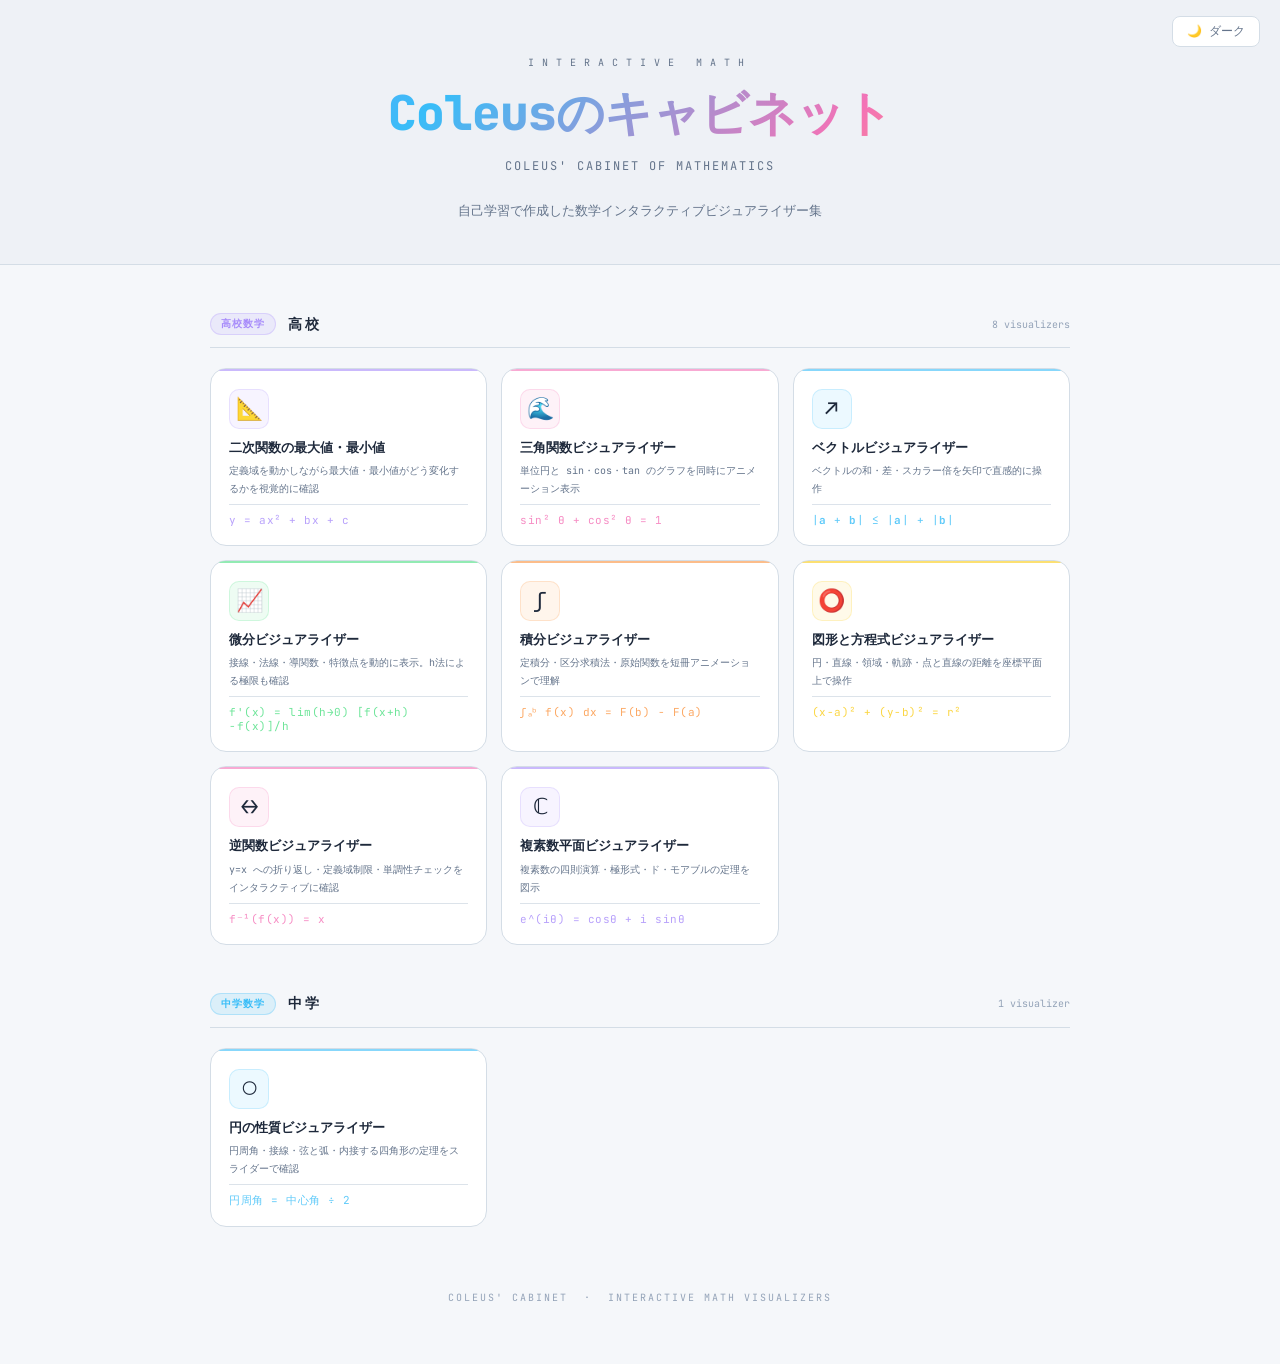
<file: index.html>
<!DOCTYPE html>
<html lang="ja">
<head>
<meta charset="UTF-8">
<meta name="viewport" content="width=device-width, initial-scale=1.0">
<title>Coleusのキャビネット</title>
<link href="https://fonts.googleapis.com/css2?family=JetBrains+Mono:wght@400;700;800&display=swap" rel="stylesheet">
<style>
/* ===== テーマ変数 ===== */
:root {
  --bg:          #f5f7fa;
  --bg2:         #eef1f6;
  --card-bg:     #ffffff;
  --card-bdr:    #d4dde6;
  --text:        #1e293b;
  --text-sub:    #64748b;
  --text-muted:  #94a3b8;
  --section-bdr: #d4dde6;
  --toggle-bg:   #ffffff;
  --toggle-bdr:  #d4dde6;
  --toggle-text: #64748b;
}
body.dark {
  --bg:          #050d1f;
  --bg2:         #060f22;
  --card-bg:     #0a1628;
  --card-bdr:    #1e3a6e;
  --text:        #e2e8f0;
  --text-sub:    #4a6a9c;
  --text-muted:  #2a4a6c;
  --section-bdr: #1e3a6e;
  --toggle-bg:   #0a1628;
  --toggle-bdr:  #1e3a6e;
  --toggle-text: #4a6a9c;
}

*,*::before,*::after{box-sizing:border-box;margin:0;padding:0}

body {
  min-height: 100vh;
  background: var(--bg);
  color: var(--text);
  font-family: 'JetBrains Mono','Fira Code',monospace;
  padding: 0 0 60px;
  transition: background 0.25s, color 0.25s;
}

/* ===== テーマトグル ===== */
.theme-toggle {
  position: fixed;
  top: 16px; right: 20px;
  background: var(--toggle-bg);
  border: 1px solid var(--toggle-bdr);
  border-radius: 8px;
  padding: 6px 14px;
  font-size: 12px;
  cursor: pointer;
  color: var(--toggle-text);
  font-family: inherit;
  z-index: 100;
  transition: all 0.2s;
}
.theme-toggle:hover { border-color: #a78bfa; color: var(--text); }

/* ===== ヒーローヘッダー ===== */
.hero {
  background: var(--bg2);
  border-bottom: 1px solid var(--section-bdr);
  padding: 56px 24px 40px;
  text-align: center;
  transition: background 0.25s;
}
.hero-label {
  font-size: 10px;
  letter-spacing: 8px;
  color: var(--text-sub);
  text-transform: uppercase;
  margin-bottom: 12px;
}
.hero h1 {
  font-size: clamp(24px, 5vw, 48px);
  font-weight: 800;
  background: linear-gradient(135deg, #a78bfa, #38bdf8, #f472b6, #facc15);
  -webkit-background-clip: text;
  -webkit-text-fill-color: transparent;
  background-clip: text;
  margin-bottom: 12px;
  letter-spacing: -1px;
}
.hero-sub {
  font-size: 12px;
  color: var(--text-sub);
  letter-spacing: 2px;
  margin-bottom: 24px;
}
.hero-desc {
  font-size: 13px;
  color: var(--text-sub);
  max-width: 480px;
  margin: 0 auto;
  line-height: 2;
}

/* ===== メインコンテンツ ===== */
.content {
  max-width: 900px;
  margin: 0 auto;
  padding: 0 20px;
}

/* ===== セクション ===== */
.section {
  margin-top: 48px;
}
.section-header {
  display: flex;
  align-items: center;
  gap: 12px;
  margin-bottom: 20px;
  padding-bottom: 12px;
  border-bottom: 1px solid var(--section-bdr);
}
.section-badge {
  display: inline-block;
  padding: 3px 10px;
  border-radius: 20px;
  font-size: 10px;
  font-weight: 700;
  letter-spacing: 1px;
}
.section-badge.high {
  background: #a78bfa22;
  color: #a78bfa;
  border: 1px solid #a78bfa44;
}
.section-badge.mid {
  background: #38bdf822;
  color: #38bdf8;
  border: 1px solid #38bdf844;
}
.section-title {
  font-size: 14px;
  font-weight: 700;
  color: var(--text);
  letter-spacing: 3px;
  text-transform: uppercase;
}
.section-count {
  margin-left: auto;
  font-size: 10px;
  color: var(--text-muted);
}

/* ===== カードグリッド ===== */
.card-grid {
  display: grid;
  grid-template-columns: repeat(auto-fill, minmax(240px, 1fr));
  gap: 14px;
}

/* ===== カード ===== */
.viz-card {
  background: var(--card-bg);
  border: 1px solid var(--card-bdr);
  border-radius: 16px;
  padding: 20px 18px 18px;
  text-decoration: none;
  color: inherit;
  display: flex;
  flex-direction: column;
  gap: 10px;
  transition: all 0.2s;
  position: relative;
  overflow: hidden;
}
.viz-card::before {
  content: '';
  position: absolute;
  top: 0; left: 0; right: 0;
  height: 2px;
  background: var(--card-accent, #a78bfa);
  opacity: 0.6;
  transition: opacity 0.2s;
}
.viz-card:hover {
  border-color: var(--card-accent, #a78bfa);
  transform: translateY(-2px);
  box-shadow: 0 8px 24px rgba(0,0,0,0.1);
}
.viz-card:hover::before { opacity: 1; }
body.dark .viz-card:hover {
  box-shadow: 0 8px 24px rgba(0,0,0,0.4);
}

.card-icon {
  font-size: 22px;
  line-height: 1;
  filter: none;
  width: 40px;
  height: 40px;
  border-radius: 10px;
  display: flex;
  align-items: center;
  justify-content: center;
  background: var(--card-icon-bg, #a78bfa18);
  border: 1px solid var(--card-icon-bdr, #a78bfa33);
  flex-shrink: 0;
}
.card-body { flex: 1; }
.card-name {
  font-size: 13px;
  font-weight: 700;
  color: var(--text);
  margin-bottom: 5px;
  line-height: 1.4;
}
.card-desc {
  font-size: 10px;
  color: var(--text-sub);
  line-height: 1.8;
}
.card-formula {
  font-size: 11px;
  color: var(--card-accent, #a78bfa);
  letter-spacing: 0.5px;
  margin-top: 6px;
  padding-top: 8px;
  border-top: 1px solid var(--card-bdr);
  opacity: 0.8;
}
.card-arrow {
  position: absolute;
  bottom: 16px; right: 16px;
  font-size: 14px;
  color: var(--card-accent, #a78bfa);
  opacity: 0;
  transition: opacity 0.2s, transform 0.2s;
}
.viz-card:hover .card-arrow { opacity: 1; transform: translateX(3px); }

/* ===== フッター ===== */
.footer {
  margin-top: 64px;
  text-align: center;
  font-size: 10px;
  color: var(--text-muted);
  letter-spacing: 2px;
}
</style>
</head>
<body>

<button class="theme-toggle" id="theme-toggle">🌙 ダーク</button>

<!-- ヒーローヘッダー -->
<div class="hero">
  <div class="hero-label">Interactive Math</div>
  <h1>Coleusのキャビネット</h1>
  <div class="hero-sub">COLEUS' CABINET OF MATHEMATICS</div>
  <div class="hero-desc">自己学習で作成した数学インタラクティブビジュアライザー集</div>
</div>

<div class="content">

  <!-- 高校数学 -->
  <div class="section">
    <div class="section-header">
      <span class="section-badge high">高校数学</span>
      <span class="section-title">高校</span>
      <span class="section-count">8 visualizers</span>
    </div>
    <div class="card-grid">

      <a href="quadratic_function/max_min.html" class="viz-card"
         style="--card-accent:#a78bfa;--card-icon-bg:#a78bfa18;--card-icon-bdr:#a78bfa33">
        <div class="card-icon">📐</div>
        <div class="card-body">
          <div class="card-name">二次関数の最大値・最小値</div>
          <div class="card-desc">定義域を動かしながら最大値・最小値がどう変化するかを視覚的に確認</div>
          <div class="card-formula">y = ax² + bx + c</div>
        </div>
        <div class="card-arrow">→</div>
      </a>

      <a href="trig_function/trig-visualizer.html" class="viz-card"
         style="--card-accent:#f472b6;--card-icon-bg:#f472b618;--card-icon-bdr:#f472b633">
        <div class="card-icon">🌊</div>
        <div class="card-body">
          <div class="card-name">三角関数ビジュアライザー</div>
          <div class="card-desc">単位円と sin・cos・tan のグラフを同時にアニメーション表示</div>
          <div class="card-formula">sin² θ + cos² θ = 1</div>
        </div>
        <div class="card-arrow">→</div>
      </a>

      <a href="vector/vector-visualizer.html" class="viz-card"
         style="--card-accent:#38bdf8;--card-icon-bg:#38bdf818;--card-icon-bdr:#38bdf833">
        <div class="card-icon">↗</div>
        <div class="card-body">
          <div class="card-name">ベクトルビジュアライザー</div>
          <div class="card-desc">ベクトルの和・差・スカラー倍を矢印で直感的に操作</div>
          <div class="card-formula">|<b>a</b> + <b>b</b>| ≤ |<b>a</b>| + |<b>b</b>|</div>
        </div>
        <div class="card-arrow">→</div>
      </a>

      <a href="derivative/derivative-visualizer.html" class="viz-card"
         style="--card-accent:#4ade80;--card-icon-bg:#4ade8018;--card-icon-bdr:#4ade8033">
        <div class="card-icon">📈</div>
        <div class="card-body">
          <div class="card-name">微分ビジュアライザー</div>
          <div class="card-desc">接線・法線・導関数・特徴点を動的に表示。h法による極限も確認</div>
          <div class="card-formula">f'(x) = lim(h→0) [f(x+h)−f(x)]/h</div>
        </div>
        <div class="card-arrow">→</div>
      </a>

      <a href="derivative/integral-visualizer.html" class="viz-card"
         style="--card-accent:#fb923c;--card-icon-bg:#fb923c18;--card-icon-bdr:#fb923c33">
        <div class="card-icon">∫</div>
        <div class="card-body">
          <div class="card-name">積分ビジュアライザー</div>
          <div class="card-desc">定積分・区分求積法・原始関数を短冊アニメーションで理解</div>
          <div class="card-formula">∫ₐᵇ f(x) dx = F(b) − F(a)</div>
        </div>
        <div class="card-arrow">→</div>
      </a>

      <a href="geometry/geometry-visualizer.html" class="viz-card"
         style="--card-accent:#facc15;--card-icon-bg:#facc1518;--card-icon-bdr:#facc1533">
        <div class="card-icon">⭕</div>
        <div class="card-body">
          <div class="card-name">図形と方程式ビジュアライザー</div>
          <div class="card-desc">円・直線・領域・軌跡・点と直線の距離を座標平面上で操作</div>
          <div class="card-formula">(x−a)² + (y−b)² = r²</div>
        </div>
        <div class="card-arrow">→</div>
      </a>

      <a href="inverse/inverse-function-visualizer.html" class="viz-card"
         style="--card-accent:#f472b6;--card-icon-bg:#f472b618;--card-icon-bdr:#f472b633">
        <div class="card-icon">↔</div>
        <div class="card-body">
          <div class="card-name">逆関数ビジュアライザー</div>
          <div class="card-desc">y=x への折り返し・定義域制限・単調性チェックをインタラクティブに確認</div>
          <div class="card-formula">f⁻¹(f(x)) = x</div>
        </div>
        <div class="card-arrow">→</div>
      </a>

      <a href="complex_plane/complex-plane-visualizer.html" class="viz-card"
         style="--card-accent:#a78bfa;--card-icon-bg:#a78bfa18;--card-icon-bdr:#a78bfa33">
        <div class="card-icon">ℂ</div>
        <div class="card-body">
          <div class="card-name">複素数平面ビジュアライザー</div>
          <div class="card-desc">複素数の四則演算・極形式・ド・モアブルの定理を図示</div>
          <div class="card-formula">e^(iθ) = cosθ + i sinθ</div>
        </div>
        <div class="card-arrow">→</div>
      </a>

    </div>
  </div>

  <!-- 中学数学 -->
  <div class="section">
    <div class="section-header">
      <span class="section-badge mid">中学数学</span>
      <span class="section-title">中学</span>
      <span class="section-count">1 visualizer</span>
    </div>
    <div class="card-grid">

      <a href="circle_properties/circle-properties-visualizer.html" class="viz-card"
         style="--card-accent:#38bdf8;--card-icon-bg:#38bdf818;--card-icon-bdr:#38bdf833">
        <div class="card-icon">◯</div>
        <div class="card-body">
          <div class="card-name">円の性質ビジュアライザー</div>
          <div class="card-desc">円周角・接線・弦と弧・内接する四角形の定理をスライダーで確認</div>
          <div class="card-formula">円周角 = 中心角 ÷ 2</div>
        </div>
        <div class="card-arrow">→</div>
      </a>

    </div>
  </div>

  <div class="footer">COLEUS' CABINET &nbsp;·&nbsp; INTERACTIVE MATH VISUALIZERS</div>

</div>

<script>
const btn=document.getElementById('theme-toggle');
const saved=localStorage.getItem('math-theme');
if(saved==='dark') document.body.classList.add('dark');
btn.textContent=document.body.classList.contains('dark')?'☀ ライト':'🌙 ダーク';
btn.addEventListener('click',()=>{
  document.body.classList.toggle('dark');
  const dark=document.body.classList.contains('dark');
  localStorage.setItem('math-theme',dark?'dark':'light');
  btn.textContent=dark?'☀ ライト':'🌙 ダーク';
});
</script>
</body>
</html>
</file>
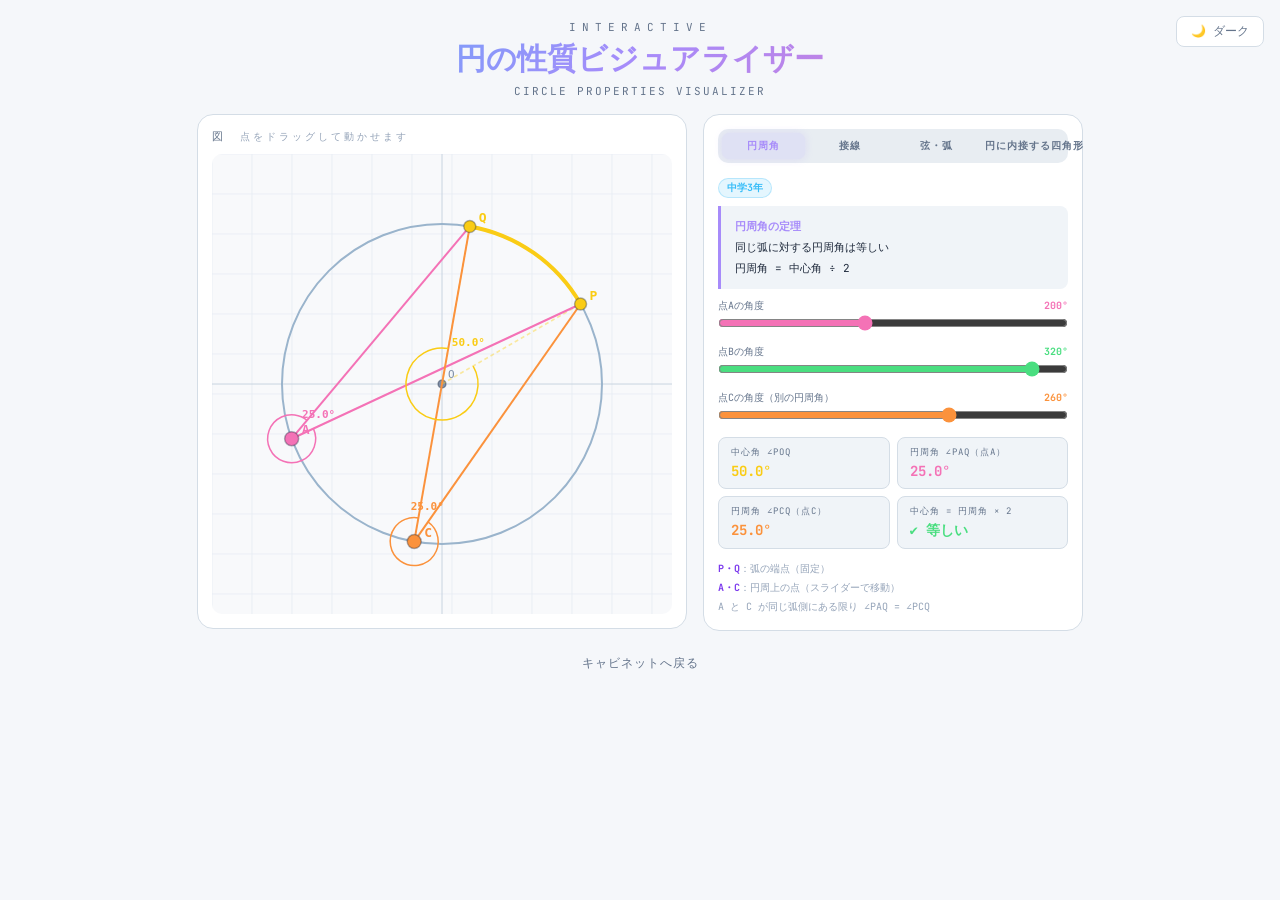
<file: circle_properties/circle-properties-visualizer.html>
<!DOCTYPE html>
<html lang="ja">
<head>
<meta charset="UTF-8">
<meta name="viewport" content="width=device-width, initial-scale=1.0">
<title>円の性質ビジュアライザー</title>
<link href="https://fonts.googleapis.com/css2?family=JetBrains+Mono:wght@400;700;800&display=swap" rel="stylesheet">
<link rel="stylesheet" href="circle-properties-visualizer.css">
</head>
<body>
<button class="theme-toggle" id="theme-toggle">🌙 ダーク</button>

<div class="title-area">
  <div class="title-sub">Interactive</div>
  <h1>円の性質ビジュアライザー</h1>
  <div class="title-en">CIRCLE PROPERTIES VISUALIZER</div>
</div>

<div class="layout">
  <div class="card">
    <div class="card-title">図　<span style="color:#94a3b8;font-size:10px">点をドラッグして動かせます</span></div>
    <canvas id="cv" width="460" height="460"></canvas>
  </div>

  <div style="display:flex;flex-direction:column;gap:14px;flex:1;min-width:280px;max-width:380px">
    <div class="card">
      <div class="tab-bar">
        <button class="tab-btn active" id="tab-inscribed" onclick="switchTab('inscribed')">円周角</button>
        <button class="tab-btn" id="tab-tangent" onclick="switchTab('tangent')">接線</button>
        <button class="tab-btn" id="tab-chord" onclick="switchTab('chord')">弦・弧</button>
        <button class="tab-btn" id="tab-cyclic" onclick="switchTab('cyclic')">円に内接する四角形</button>
      </div>

      <!-- 円周角 -->
      <div class="tab-panel active" id="panel-inscribed">
        <div class="badge" style="background:#38bdf822;color:#38bdf8;border:1px solid #38bdf844">中学3年</div>
        <div class="theorem-box">
          <b>円周角の定理</b><br>
          同じ弧に対する円周角は等しい<br>
          円周角 = 中心角 ÷ 2
        </div>
        <div class="sl-row">
          <div class="sl-header"><span>点Aの角度</span><span id="pa-lbl" style="color:#f472b6">200°</span></div>
          <input type="range" id="pa" min="100" max="340" step="2" value="200" style="accent-color:#f472b6" oninput="redraw()">
        </div>
        <div class="sl-row">
          <div class="sl-header"><span>点Bの角度</span><span id="pb-lbl" style="color:#4ade80">320°</span></div>
          <input type="range" id="pb" min="100" max="340" step="2" value="320" style="accent-color:#4ade80" oninput="redraw()">
        </div>
        <div class="sl-row">
          <div class="sl-header"><span>点Cの角度（別の円周角）</span><span id="pc-lbl" style="color:#fb923c">260°</span></div>
          <input type="range" id="pc" min="100" max="340" step="2" value="260" style="accent-color:#fb923c" oninput="redraw()">
        </div>
        <div class="info-grid">
          <div class="info-box">
            <div class="info-label">中心角 ∠POQ</div>
            <div class="info-val" id="central-angle" style="color:#facc15">—</div>
          </div>
          <div class="info-box">
            <div class="info-label">円周角 ∠PAQ（点A）</div>
            <div class="info-val" id="inscribed-a" style="color:#f472b6">—</div>
          </div>
          <div class="info-box">
            <div class="info-label">円周角 ∠PCQ（点C）</div>
            <div class="info-val" id="inscribed-c" style="color:#fb923c">—</div>
          </div>
          <div class="info-box">
            <div class="info-label">中心角 = 円周角 × 2</div>
            <div class="info-val" id="double-check" style="color:#4ade80">—</div>
          </div>
        </div>
        <div class="hint">
          <b>P・Q</b>：弧の端点（固定）<br>
          <b>A・C</b>：円周上の点（スライダーで移動）<br>
          A と C が同じ弧側にある限り ∠PAQ = ∠PCQ
        </div>
      </div>

      <!-- 接線 -->
      <div class="tab-panel" id="panel-tangent">
        <div class="badge" style="background:#f472b622;color:#f472b6;border:1px solid #f472b644">中学3年</div>
        <div class="theorem-box">
          <b>接線の性質</b><br>
          接線は接点で半径に垂直<br>
          円外の1点から引いた2本の接線の長さは等しい
        </div>
        <div class="sl-row">
          <div class="sl-header"><span>外部の点（距離）</span><span id="td-lbl" style="color:#facc15">3.5</span></div>
          <input type="range" id="td" min="1.5" max="4.5" step="0.1" value="3.5" style="accent-color:#facc15" oninput="redraw()">
        </div>
        <div class="sl-row">
          <div class="sl-header"><span>外部の点（角度）</span><span id="tth-lbl" style="color:#facc15">20°</span></div>
          <input type="range" id="tth" min="-60" max="60" step="2" value="20" style="accent-color:#facc15" oninput="redraw()">
        </div>
        <div class="info-grid">
          <div class="info-box">
            <div class="info-label">接線の長さ PA</div>
            <div class="info-val" id="tan-len-a" style="color:#f472b6">—</div>
          </div>
          <div class="info-box">
            <div class="info-label">接線の長さ PB</div>
            <div class="info-val" id="tan-len-b" style="color:#38bdf8">—</div>
          </div>
          <div class="info-box">
            <div class="info-label">∠OAP（接線と半径）</div>
            <div class="info-val" id="tan-angle-a" style="color:#4ade80">—</div>
          </div>
          <div class="info-box">
            <div class="info-label">PA = PB</div>
            <div class="info-val" id="tan-equal" style="color:#facc15">—</div>
          </div>
        </div>
        <div class="hint">
          <b>O</b>：円の中心　<b>P</b>：外部の点<br>
          <b>A・B</b>：接点（接線と円が接する点）<br>
          ∠OAP = ∠OBP = 90° が常に成立
        </div>
      </div>

      <!-- 弦・弧 -->
      <div class="tab-panel" id="panel-chord">
        <div class="badge" style="background:#4ade8022;color:#4ade80;border:1px solid #4ade8044">中学2〜3年</div>
        <div class="theorem-box">
          <b>弦と弧の性質</b><br>
          等しい弧 → 等しい弦・等しい中心角<br>
          円の中心から弦への垂線は弦を二等分する
        </div>
        <div class="sl-row">
          <div class="sl-header"><span>弦①の角度（中心角）</span><span id="ch1-lbl" style="color:#f472b6">80°</span></div>
          <input type="range" id="ch1" min="10" max="170" step="2" value="80" style="accent-color:#f472b6" oninput="redraw()">
        </div>
        <div class="sl-row">
          <div class="sl-header"><span>弦①の位置（回転）</span><span id="ch1r-lbl" style="color:#f472b6">30°</span></div>
          <input type="range" id="ch1r" min="0" max="360" step="5" value="30" style="accent-color:#f472b6" oninput="redraw()">
        </div>
        <div class="sl-row">
          <div class="sl-header"><span>弦②の角度（中心角）</span><span id="ch2-lbl" style="color:#38bdf8">80°</span></div>
          <input type="range" id="ch2" min="10" max="170" step="2" value="80" style="accent-color:#38bdf8" oninput="redraw()">
        </div>
        <div class="sl-row">
          <div class="sl-header"><span>弦②の位置（回転）</span><span id="ch2r-lbl" style="color:#38bdf8">150°</span></div>
          <input type="range" id="ch2r" min="0" max="360" step="5" value="150" style="accent-color:#38bdf8" oninput="redraw()">
        </div>
        <div class="info-grid">
          <div class="info-box">
            <div class="info-label">弦①の長さ</div>
            <div class="info-val" id="chord1-len" style="color:#f472b6">—</div>
          </div>
          <div class="info-box">
            <div class="info-label">弦②の長さ</div>
            <div class="info-val" id="chord2-len" style="color:#38bdf8">—</div>
          </div>
          <div class="info-box">
            <div class="info-label">中心から弦①への距離</div>
            <div class="info-val" id="chord1-dist" style="color:#f472b6">—</div>
          </div>
          <div class="info-box">
            <div class="info-label">中心から弦②への距離</div>
            <div class="info-val" id="chord2-dist" style="color:#38bdf8">—</div>
          </div>
          <div class="info-box info-full">
            <div class="info-label">中心角①= 中心角② のとき</div>
            <div class="info-val" id="chord-equal" style="color:#facc15;font-size:12px">—</div>
          </div>
        </div>
      </div>

      <!-- 円に内接する四角形 -->
      <div class="tab-panel" id="panel-cyclic">
        <div class="badge" style="background:#fb923c22;color:#fb923c;border:1px solid #fb923c44">中学3年</div>
        <div class="theorem-box">
          <b>円に内接する四角形</b><br>
          対角の和 = 180°<br>
          外角 = 内側の対角
        </div>
        <div class="sl-row">
          <div class="sl-header"><span>点Aの角度</span><span id="qa-lbl" style="color:#f472b6">50°</span></div>
          <input type="range" id="qa" min="10" max="170" step="2" value="50" style="accent-color:#f472b6" oninput="redraw()">
        </div>
        <div class="sl-row">
          <div class="sl-header"><span>点Bの角度</span><span id="qb-lbl" style="color:#38bdf8">140°</span></div>
          <input type="range" id="qb" min="10" max="350" step="2" value="140" style="accent-color:#38bdf8" oninput="redraw()">
        </div>
        <div class="sl-row">
          <div class="sl-header"><span>点Cの角度</span><span id="qc-lbl" style="color:#4ade80">230°</span></div>
          <input type="range" id="qc" min="10" max="350" step="2" value="230" style="accent-color:#4ade80" oninput="redraw()">
        </div>
        <div class="sl-row">
          <div class="sl-header"><span>点Dの角度</span><span id="qd-lbl" style="color:#fb923c">320°</span></div>
          <input type="range" id="qd" min="10" max="350" step="2" value="320" style="accent-color:#fb923c" oninput="redraw()">
        </div>
        <div class="info-grid">
          <div class="info-box">
            <div class="info-label">∠A（内角）</div>
            <div class="info-val" id="qa-angle" style="color:#f472b6">—</div>
          </div>
          <div class="info-box">
            <div class="info-label">∠C（内角）</div>
            <div class="info-val" id="qc-angle" style="color:#4ade80">—</div>
          </div>
          <div class="info-box">
            <div class="info-label">∠B（内角）</div>
            <div class="info-val" id="qb-angle" style="color:#38bdf8">—</div>
          </div>
          <div class="info-box">
            <div class="info-label">∠D（内角）</div>
            <div class="info-val" id="qd-angle" style="color:#fb923c">—</div>
          </div>
          <div class="info-box">
            <div class="info-label">∠A + ∠C</div>
            <div class="info-val" id="qac-sum" style="color:#facc15">—</div>
          </div>
          <div class="info-box">
            <div class="info-label">∠B + ∠D</div>
            <div class="info-val" id="qbd-sum" style="color:#facc15">—</div>
          </div>
        </div>
        <div class="hint">
          <b>A・B・C・D</b>を動かしても∠A+∠C=180°は変わらない！
        </div>
      </div>
    </div>
  </div>
</div>

<a href="../index.html" class="back-link">キャビネットへ戻る</a>

<script src="circle-properties-visualizer.js"></script>
</body>
</html>
</file>
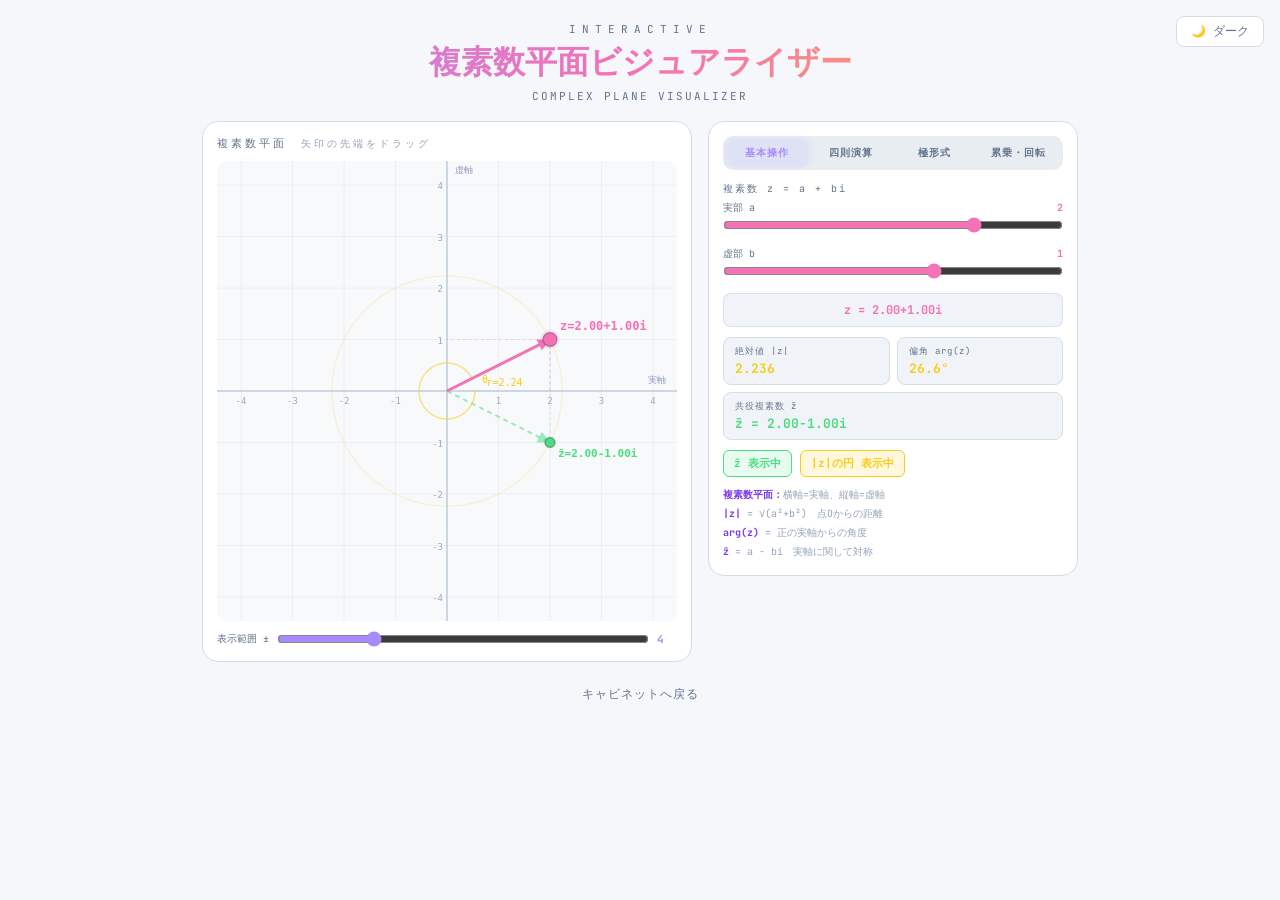
<file: complex_plane/complex-plane-visualizer.html>
<!DOCTYPE html>
<html lang="ja">
<head>
<meta charset="UTF-8">
<meta name="viewport" content="width=device-width, initial-scale=1.0">
<title>複素数平面ビジュアライザー</title>
<link href="https://fonts.googleapis.com/css2?family=JetBrains+Mono:wght@400;700;800&display=swap" rel="stylesheet">
<link rel="stylesheet" href="complex-plane-visualizer.css">
</head>
<body>
<button class="theme-toggle" id="theme-toggle">🌙 ダーク</button>

<div class="title-area">
  <div class="title-sub">Interactive</div>
  <h1>複素数平面ビジュアライザー</h1>
  <div class="title-en">COMPLEX PLANE VISUALIZER</div>
</div>

<div class="layout">
  <!-- Canvas -->
  <div class="card">
    <div class="card-title">複素数平面　<span style="color:#94a3b8;font-size:10px">矢印の先端をドラッグ</span></div>
    <canvas id="cv" width="460" height="460"></canvas>
    <div style="display:flex;gap:8px;align-items:center;margin-top:10px;flex-wrap:wrap">
      <span class="zoom-label">表示範囲 ±</span>
      <input type="range" id="zoom" min="2" max="10" step="1" value="4" style="flex:1;accent-color:#a78bfa" oninput="onZoom()">
      <span id="zoom-lbl" style="font-size:11px;color:#a78bfa;font-weight:700;min-width:20px">4</span>
    </div>
  </div>

  <!-- Right -->
  <div style="display:flex;flex-direction:column;gap:14px;flex:1;min-width:280px;max-width:370px">
    <div class="card">
      <div class="tab-bar">
        <button class="tab-btn active" id="tab-basic" onclick="switchTab('basic')">基本操作</button>
        <button class="tab-btn" id="tab-arith" onclick="switchTab('arith')">四則演算</button>
        <button class="tab-btn" id="tab-polar" onclick="switchTab('polar')">極形式</button>
        <button class="tab-btn" id="tab-power" onclick="switchTab('power')">累乗・回転</button>
      </div>

      <!-- 基本操作 -->
      <div class="tab-panel active" id="panel-basic">
        <div class="sect">複素数 z = a + bi</div>
        <div class="sl-row">
          <div class="sl-header"><span>実部 a</span><span id="za-lbl" style="color:#f472b6">2</span></div>
          <input type="range" id="za" min="-4" max="4" step="0.25" value="2" style="accent-color:#f472b6" oninput="onSlider()">
        </div>
        <div class="sl-row">
          <div class="sl-header"><span>虚部 b</span><span id="zb-lbl" style="color:#f472b6">1</span></div>
          <input type="range" id="zb" min="-4" max="4" step="0.25" value="1" style="accent-color:#f472b6" oninput="onSlider()">
        </div>
        <div class="eq-box" id="basic-eq" style="color:#f472b6">z = 2 + i</div>
        <div class="info-grid">
          <div class="info-box">
            <div class="info-label">絶対値 |z|</div>
            <div class="info-val" id="basic-abs" style="color:#facc15">—</div>
          </div>
          <div class="info-box">
            <div class="info-label">偏角 arg(z)</div>
            <div class="info-val" id="basic-arg" style="color:#facc15">—</div>
          </div>
          <div class="info-box info-full">
            <div class="info-label">共役複素数 z̄</div>
            <div class="info-val" id="basic-conj" style="color:#4ade80">—</div>
          </div>
        </div>
        <div style="display:flex;gap:8px;margin-top:4px">
          <button class="tog" id="tog-conj" onclick="toggleConj()">z̄ 表示中</button>
          <button class="tog" id="tog-circle" onclick="toggleCircle()">|z|の円 表示中</button>
        </div>
        <div class="hint">
          <b>複素数平面：</b>横軸=実軸、縦軸=虚軸<br>
          <b>|z|</b> = √(a²+b²)　点Oからの距離<br>
          <b>arg(z)</b> = 正の実軸からの角度<br>
          <b>z̄</b> = a − bi　実軸に関して対称
        </div>
      </div>

      <!-- 四則演算 -->
      <div class="tab-panel" id="panel-arith">
        <div class="sect">z₁ = a + bi</div>
        <div class="sl-row">
          <div class="sl-header"><span>a (実部)</span><span id="z1a-lbl" style="color:#f472b6">2</span></div>
          <input type="range" id="z1a" min="-4" max="4" step="0.25" value="2" style="accent-color:#f472b6" oninput="onSlider()">
        </div>
        <div class="sl-row">
          <div class="sl-header"><span>b (虚部)</span><span id="z1b-lbl" style="color:#f472b6">1</span></div>
          <input type="range" id="z1b" min="-4" max="4" step="0.25" value="1" style="accent-color:#f472b6" oninput="onSlider()">
        </div>
        <div class="sect">z₂ = c + di</div>
        <div class="sl-row">
          <div class="sl-header"><span>c (実部)</span><span id="z2a-lbl" style="color:#38bdf8">-1</span></div>
          <input type="range" id="z2a" min="-4" max="4" step="0.25" value="-1" style="accent-color:#38bdf8" oninput="onSlider()">
        </div>
        <div class="sl-row">
          <div class="sl-header"><span>d (虚部)</span><span id="z2b-lbl" style="color:#38bdf8">2</span></div>
          <input type="range" id="z2b" min="-4" max="4" step="0.25" value="2" style="accent-color:#38bdf8" oninput="onSlider()">
        </div>
        <div class="sect">演算の選択</div>
        <div style="display:flex;gap:6px;margin-bottom:10px">
          <button id="op-add" onclick="setOp('add')" class="op-btn">z₁+z₂</button>
          <button id="op-sub" onclick="setOp('sub')" class="op-btn">z₁−z₂</button>
          <button id="op-mul" onclick="setOp('mul')" class="op-btn">z₁×z₂</button>
          <button id="op-div" onclick="setOp('div')" class="op-btn">z₁÷z₂</button>
        </div>
        <div class="eq-box" id="arith-eq" style="color:#4ade80">—</div>
        <div class="info-grid">
          <div class="info-box">
            <div class="info-label">結果の実部</div>
            <div class="info-val" id="arith-re" style="color:#4ade80">—</div>
          </div>
          <div class="info-box">
            <div class="info-label">結果の虚部</div>
            <div class="info-val" id="arith-im" style="color:#4ade80">—</div>
          </div>
          <div class="info-box">
            <div class="info-label">|結果|</div>
            <div class="info-val" id="arith-abs" style="color:#facc15">—</div>
          </div>
          <div class="info-box">
            <div class="info-label">arg(結果)</div>
            <div class="info-val" id="arith-arg" style="color:#facc15">—</div>
          </div>
        </div>
        <div class="hint">
          <b>掛け算</b>：絶対値は積、偏角は和 → 回転＋拡大<br>
          <b>割り算</b>：絶対値は商、偏角は差 → 回転＋縮小<br>
          <b>足し算</b>：ベクトルの平行四辺形の法則
        </div>
      </div>

      <!-- 極形式 -->
      <div class="tab-panel" id="panel-polar">
        <div class="sect">極形式　z = r(cosθ + i sinθ)</div>
        <div class="sl-row">
          <div class="sl-header"><span>絶対値 r</span><span id="pr-lbl" style="color:#facc15">2</span></div>
          <input type="range" id="pr" min="0.25" max="4" step="0.25" value="2" style="accent-color:#facc15" oninput="onSlider()">
        </div>
        <div class="sl-row">
          <div class="sl-header"><span>偏角 θ（度）</span><span id="pth-lbl" style="color:#facc15">30°</span></div>
          <input type="range" id="pth" min="-180" max="180" step="5" value="30" style="accent-color:#facc15" oninput="onSlider()">
        </div>
        <div class="eq-box" id="polar-eq" style="color:#facc15">—</div>
        <div class="info-grid">
          <div class="info-box">
            <div class="info-label">実部 a = r cosθ</div>
            <div class="info-val" id="polar-re" style="color:#f472b6">—</div>
          </div>
          <div class="info-box">
            <div class="info-label">虚部 b = r sinθ</div>
            <div class="info-val" id="polar-im" style="color:#38bdf8">—</div>
          </div>
        </div>
        <div class="hint">
          <b>極形式</b>：絶対値 r と偏角 θ で複素数を表す<br>
          r を変えると → 原点からの距離が変わる<br>
          θ を変えると → 原点を中心に回転する<br>
          <b>オイラーの公式：</b> e^(iθ) = cosθ + i sinθ
        </div>
      </div>

      <!-- 累乗・回転 -->
      <div class="tab-panel" id="panel-power">
        <div class="sect">z = r(cosθ + i sinθ) の累乗</div>
        <div class="sl-row">
          <div class="sl-header"><span>絶対値 r</span><span id="wr-lbl" style="color:#fb923c">1.2</span></div>
          <input type="range" id="wr" min="0.25" max="2" step="0.05" value="1.2" style="accent-color:#fb923c" oninput="onSlider()">
        </div>
        <div class="sl-row">
          <div class="sl-header"><span>偏角 θ（度）</span><span id="wth-lbl" style="color:#fb923c">45°</span></div>
          <input type="range" id="wth" min="-180" max="180" step="5" value="45" style="accent-color:#fb923c" oninput="onSlider()">
        </div>
        <div class="sl-row">
          <div class="sl-header"><span>累乗 n</span><span id="wn-lbl" style="color:#a78bfa">3</span></div>
          <input type="range" id="wn" min="1" max="8" step="1" value="3" style="accent-color:#a78bfa" oninput="onSlider()">
        </div>
        <div class="eq-box" id="power-eq" style="color:#fb923c">—</div>
        <div class="info-grid">
          <div class="info-box">
            <div class="info-label">zⁿ の絶対値 rⁿ</div>
            <div class="info-val" id="power-abs" style="color:#fb923c">—</div>
          </div>
          <div class="info-box">
            <div class="info-label">zⁿ の偏角 nθ</div>
            <div class="info-val" id="power-arg" style="color:#fb923c">—</div>
          </div>
          <div class="info-box">
            <div class="info-label">zⁿ の実部</div>
            <div class="info-val" id="power-re" style="color:#f472b6">—</div>
          </div>
          <div class="info-box">
            <div class="info-label">zⁿ の虚部</div>
            <div class="info-val" id="power-im" style="color:#38bdf8">—</div>
          </div>
        </div>
        <div class="hint">
          <b>ド・モアブルの定理：</b><br>
          (cosθ + i sinθ)ⁿ = cos(nθ) + i sin(nθ)<br>
          → zⁿ の絶対値 = rⁿ　偏角 = nθ<br>
          r=1 のとき単位円上を回転するだけ！
        </div>
      </div>
    </div>
  </div>
</div>

<a href="../index.html" class="back-link">キャビネットへ戻る</a>

<script src="complex-plane-visualizer.js"></script>
</body>
</html>
</file>
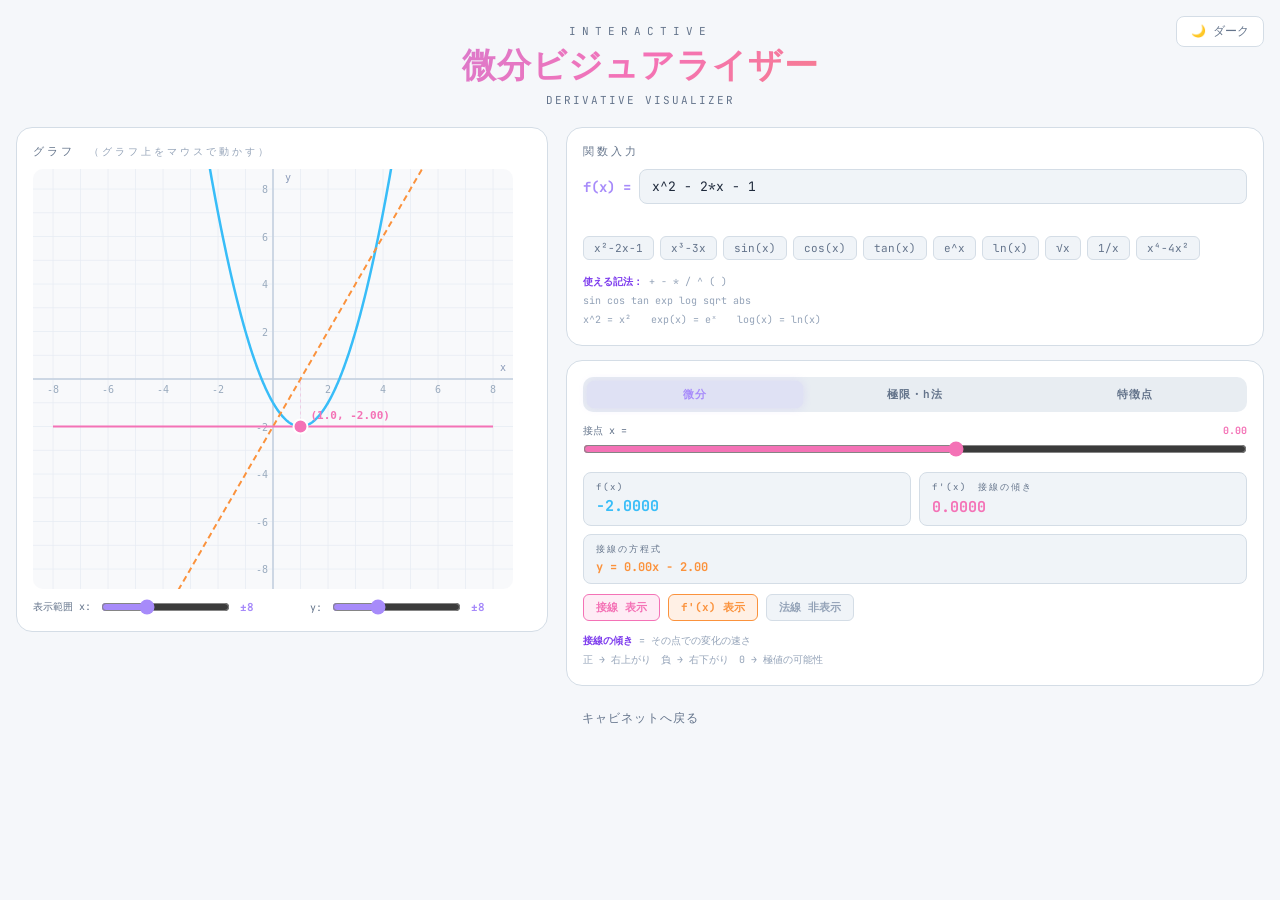
<file: derivative/derivative-visualizer.html>
<!DOCTYPE html>
<html lang="ja">
<head>
  <meta charset="UTF-8">
  <meta name="viewport" content="width=device-width, initial-scale=1.0">
  <title>微分ビジュアライザー</title>
  <link href="https://fonts.googleapis.com/css2?family=JetBrains+Mono:wght@400;700;800&display=swap" rel="stylesheet">
  <link rel="stylesheet" href="derivative-visualizer.css">
</head>
<body>
<button class="theme-toggle" id="theme-toggle">🌙 ダーク</button>

<div class="title-area">
  <div class="title-sub">Interactive</div>
  <h1>微分ビジュアライザー</h1>
  <div class="title-en">DERIVATIVE VISUALIZER</div>
</div>

<div class="layout">

  <!-- Canvas -->
  <div class="card">
    <div class="card-title">グラフ　<span style="color:#94a3b8;font-size:10px">（グラフ上をマウスで動かす）</span></div>
    <canvas id="cv" width="480" height="420"></canvas>
    <div style="display:flex;gap:10px;align-items:center;margin-top:10px;flex-wrap:wrap">
      <span class="zoom-label">表示範囲 x:</span>
      <input type="range" id="zoom" min="2" max="20" step="1" value="8" style="flex:1;accent-color:#a78bfa;min-width:100px" oninput="onZoom()">
      <span id="zoom-lbl" style="font-size:11px;color:#a78bfa;font-weight:700;min-width:60px">±8</span>
      <span class="zoom-label">y:</span>
      <input type="range" id="zoom-y" min="2" max="20" step="1" value="8" style="flex:1;accent-color:#a78bfa;min-width:100px" oninput="onZoom()">
      <span id="zoom-y-lbl" style="font-size:11px;color:#a78bfa;font-weight:700;min-width:60px">±8</span>
    </div>
  </div>

  <!-- Right panel -->
  <div style="display:flex;flex-direction:column;gap:14px;flex:1;min-width:280px">

    <!-- Function input -->
    <div class="card">
      <div class="card-title">関数入力</div>
      <div class="func-input-wrap">
        <span class="func-prefix">f(x) =</span>
        <input type="text" id="func-input" value="x^2 - 2*x - 1" placeholder="例: sin(x), x^3 - x" oninput="onFuncInput()">
      </div>
      <div class="error-msg" id="error-msg"></div>
      <div class="preset-row">
        <button class="preset-btn" onclick="setPreset('x^2 - 2*x - 1')">x²−2x−1</button>
        <button class="preset-btn" onclick="setPreset('x^3 - 3*x')">x³−3x</button>
        <button class="preset-btn" onclick="setPreset('sin(x)')">sin(x)</button>
        <button class="preset-btn" onclick="setPreset('cos(x)')">cos(x)</button>
        <button class="preset-btn" onclick="setPreset('tan(x)')">tan(x)</button>
        <button class="preset-btn" onclick="setPreset('exp(x)')">e^x</button>
        <button class="preset-btn" onclick="setPreset('log(x)')">ln(x)</button>
        <button class="preset-btn" onclick="setPreset('sqrt(x)')">√x</button>
        <button class="preset-btn" onclick="setPreset('1/x')">1/x</button>
        <button class="preset-btn" onclick="setPreset('x^4 - 4*x^2')">x⁴−4x²</button>
      </div>
      <div class="hint">
        <b>使える記法：</b> + − * / ^ ( )<br>
        sin cos tan exp log sqrt abs<br>
        x^2 = x²　　exp(x) = eˣ　　log(x) = ln(x)
      </div>
    </div>

    <!-- Tab panel -->
    <div class="card">
      <div class="tab-bar">
        <button class="tab-btn active" id="tab-diff" onclick="switchTab('diff')">微分</button>
        <button class="tab-btn" id="tab-limit" onclick="switchTab('limit')">極限・h法</button>
        <button class="tab-btn" id="tab-info" onclick="switchTab('info')">特徴点</button>
      </div>

      <!-- 微分タブ -->
      <div class="tab-panel active" id="panel-diff">
        <div class="sl-row">
          <div class="sl-header">
            <span>接点 x =</span>
            <span id="x-lbl">0.00</span>
          </div>
          <input type="range" id="x-slider" min="-8" max="8" step="0.05" value="1" style="accent-color:#f472b6" oninput="onXSlider()">
        </div>
        <div class="info-grid">
          <div class="info-box">
            <div class="info-label">f(x)</div>
            <div class="info-val" id="fx-val" style="color:#38bdf8">—</div>
          </div>
          <div class="info-box">
            <div class="info-label">f'(x)　接線の傾き</div>
            <div class="info-val" id="dfx-val" style="color:#f472b6">—</div>
          </div>
          <div class="info-box info-full">
            <div class="info-label">接線の方程式</div>
            <div class="info-val" id="tangent-eq" style="color:#fb923c;font-size:12px">—</div>
          </div>
        </div>
        <div class="toggle-row">
          <button class="tog" id="tog-tangent" onclick="toggle('tangent')">接線 表示</button>
          <button class="tog" id="tog-deriv" onclick="toggle('deriv')">f'(x) 表示</button>
          <button class="tog" id="tog-normal" onclick="toggle('normal')">法線 非表示</button>
        </div>
        <div class="hint">
          <b>接線の傾き</b> = その点での変化の速さ<br>
          正 → 右上がり　負 → 右下がり　0 → 極値の可能性
        </div>
      </div>

      <!-- 極限・h法タブ -->
      <div class="tab-panel" id="panel-limit">
        <div style="font-size:10px;color:var(--text-sub);margin-bottom:10px;line-height:1.8">
          f'(x) = lim<sub>h→0</sub> [f(x+h) − f(x)] / h<br>
          h を小さくすると接線に近づく様子を確認
        </div>
        <div class="sl-row">
          <div class="sl-header"><span>h の大きさ</span><span id="h-lbl" style="color:#4ade80">1.00</span></div>
          <input type="range" id="h-slider" min="0.05" max="4" step="0.05" value="1" style="accent-color:#4ade80" oninput="onHSlider()">
        </div>
        <div class="info-grid">
          <div class="info-box info-full">
            <div class="info-label">[f(x+h) − f(x)] / h　差分商</div>
            <div class="info-val" id="diff-quot" style="color:#4ade80">—</div>
          </div>
          <div class="info-box info-full">
            <div class="info-label">f'(x)　真の微分値（h→0）</div>
            <div class="info-val" id="true-deriv" style="color:#f472b6">—</div>
          </div>
          <div class="info-box info-full">
            <div class="info-label">誤差</div>
            <div class="info-val" id="deriv-error" style="color:#facc15">—</div>
          </div>
        </div>
        <div class="hint">
          <b>割線</b>（緑）が h→0 のとき <b>接線</b>（ピンク）になる<br>
          これが微分の定義！
        </div>
      </div>

      <!-- 特徴点タブ -->
      <div class="tab-panel" id="panel-info">
        <div class="hint" style="margin-bottom:10px">表示範囲内での特徴点を自動検出します</div>
        <div id="feature-list" style="display:flex;flex-direction:column;gap:7px"></div>
        <div class="hint" style="margin-top:10px">
          <b>極大</b>：f'(x)=0 かつ前後で + → −<br>
          <b>極小</b>：f'(x)=0 かつ前後で − → +<br>
          <b>変曲点</b>：f''(x)=0（凹凸の切り替わり）
        </div>
      </div>
    </div>

  </div>
</div>

<a href="../index.html" class="back-link">キャビネットへ戻る</a>

<script src="derivative-visualizer.js"></script>
</body>
</html>
</file>
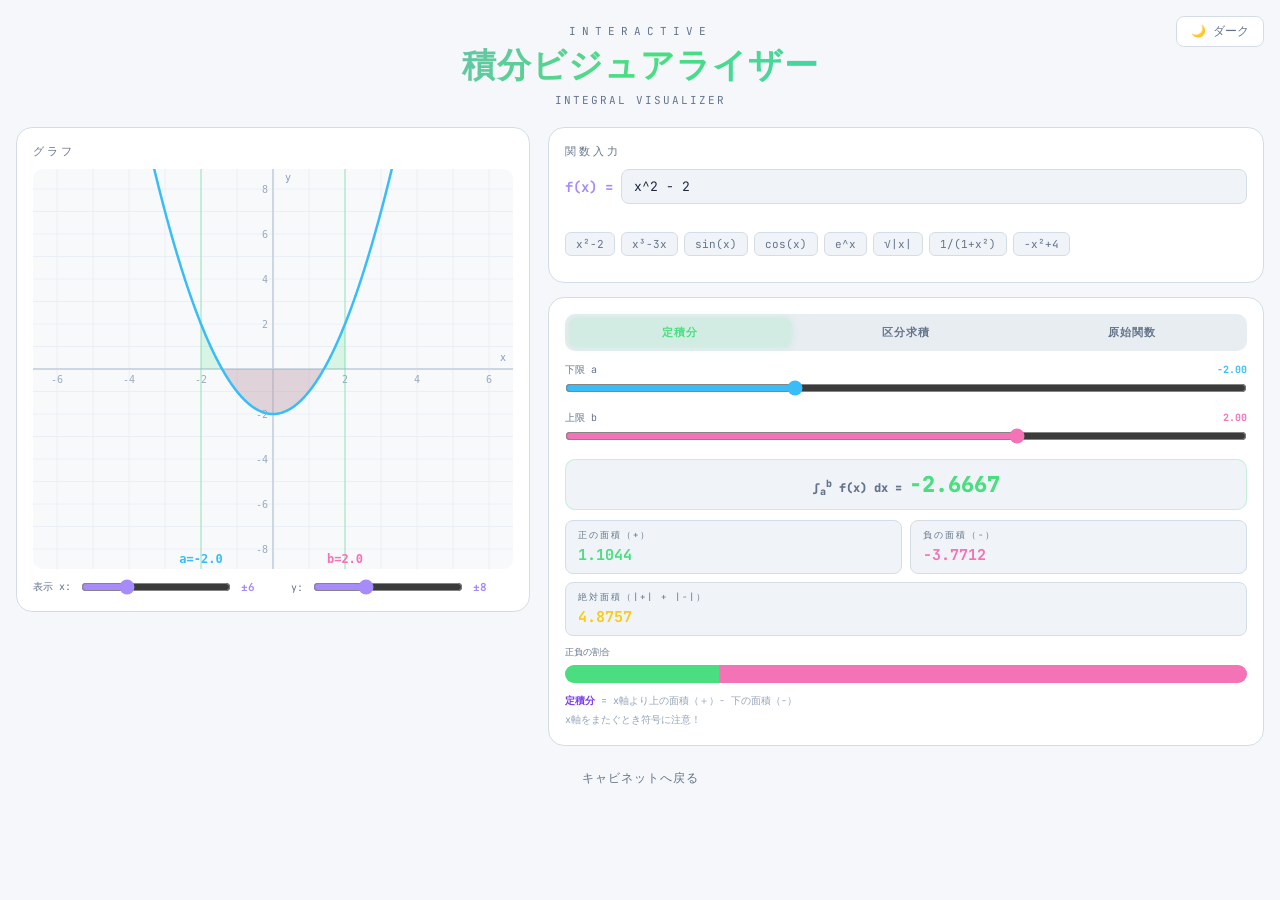
<file: derivative/integral-visualizer.html>
<!DOCTYPE html>
<html lang="ja">
<head>
  <meta charset="UTF-8">
  <meta name="viewport" content="width=device-width, initial-scale=1.0">
  <title>積分ビジュアライザー</title>
  <link href="https://fonts.googleapis.com/css2?family=JetBrains+Mono:wght@400;700;800&display=swap" rel="stylesheet">
  <link rel="stylesheet" href="integral-visualizer.css">
</head>
<body>
<button class="theme-toggle" id="theme-toggle">🌙 ダーク</button>

<div class="title-area">
  <div class="title-sub">Interactive</div>
  <h1>積分ビジュアライザー</h1>
  <div class="title-en">INTEGRAL VISUALIZER</div>
</div>

<div class="layout">

  <!-- Canvas -->
  <div class="card">
    <div class="card-title">グラフ</div>
    <canvas id="cv" width="480" height="400"></canvas>
    <div style="display:flex;gap:10px;align-items:center;margin-top:10px;flex-wrap:wrap">
      <span class="zoom-label">表示 x:</span>
      <input type="range" id="zoom" min="2" max="16" step="1" value="6" style="flex:1;accent-color:#a78bfa;min-width:80px" oninput="onZoom()">
      <span id="zoom-lbl" style="font-size:11px;color:#a78bfa;font-weight:700;min-width:40px">±6</span>
      <span class="zoom-label">y:</span>
      <input type="range" id="zoom-y" min="2" max="20" step="1" value="8" style="flex:1;accent-color:#a78bfa;min-width:80px" oninput="onZoom()">
      <span id="zoom-y-lbl" style="font-size:11px;color:#a78bfa;font-weight:700;min-width:40px">±8</span>
    </div>
  </div>

  <!-- Right -->
  <div style="display:flex;flex-direction:column;gap:14px;flex:1;min-width:280px">

    <!-- Function input -->
    <div class="card">
      <div class="card-title">関数入力</div>
      <div class="func-input-wrap">
        <span class="func-prefix">f(x) =</span>
        <input type="text" id="func-input" value="x^2 - 2" oninput="onFuncInput()">
      </div>
      <div class="error-msg" id="error-msg"></div>
      <div class="preset-row">
        <button class="preset-btn" onclick="setPreset('x^2 - 2')">x²−2</button>
        <button class="preset-btn" onclick="setPreset('x^3 - 3*x')">x³−3x</button>
        <button class="preset-btn" onclick="setPreset('sin(x)')">sin(x)</button>
        <button class="preset-btn" onclick="setPreset('cos(x)')">cos(x)</button>
        <button class="preset-btn" onclick="setPreset('exp(x)')">e^x</button>
        <button class="preset-btn" onclick="setPreset('sqrt(abs(x))')">√|x|</button>
        <button class="preset-btn" onclick="setPreset('1/(1+x^2)')">1/(1+x²)</button>
        <button class="preset-btn" onclick="setPreset('-x^2 + 4')">−x²+4</button>
      </div>
    </div>

    <!-- Tabs -->
    <div class="card">
      <div class="tab-bar">
        <button class="tab-btn active" id="tab-defint" onclick="switchTab('defint')">定積分</button>
        <button class="tab-btn" id="tab-riemann" onclick="switchTab('riemann')">区分求積</button>
        <button class="tab-btn" id="tab-antideriv" onclick="switchTab('antideriv')">原始関数</button>
      </div>

      <!-- 定積分 -->
      <div class="tab-panel active" id="panel-defint">
        <div class="sl-row">
          <div class="sl-header"><span>下限 a</span><span id="a-lbl" style="color:#38bdf8">-2.00</span></div>
          <input type="range" id="a-slider" min="-6" max="6" step="0.1" value="-2" style="accent-color:#38bdf8" oninput="onAB()">
        </div>
        <div class="sl-row">
          <div class="sl-header"><span>上限 b</span><span id="b-lbl" style="color:#f472b6">2.00</span></div>
          <input type="range" id="b-slider" min="-6" max="6" step="0.1" value="2" style="accent-color:#f472b6" oninput="onAB()">
        </div>
        <div class="result-big">
          <span style="color:var(--text-sub);font-size:12px">∫<sub>a</sub><sup>b</sup> f(x) dx = </span>
          <span id="int-val" style="color:#4ade80">—</span>
        </div>
        <div class="info-grid">
          <div class="info-box">
            <div class="info-label">正の面積（+）</div>
            <div class="info-val" id="pos-area" style="color:#4ade80">—</div>
          </div>
          <div class="info-box">
            <div class="info-label">負の面積（−）</div>
            <div class="info-val" id="neg-area" style="color:#f472b6">—</div>
          </div>
          <div class="info-box info-full">
            <div class="info-label">絶対面積（|+| + |−|）</div>
            <div class="info-val" id="abs-area" style="color:#facc15">—</div>
          </div>
        </div>
        <div style="font-size:9px;color:var(--text-sub);margin-bottom:4px">正負の割合</div>
        <div class="sign-bar-wrap">
          <div class="sign-bar-pos" id="pos-bar" style="flex:1"></div>
          <div class="sign-bar-neg" id="neg-bar" style="flex:0"></div>
        </div>
        <div class="hint">
          <b>定積分</b> = x軸より上の面積（＋）− 下の面積（−）<br>
          x軸をまたぐとき符号に注意！
        </div>
      </div>

      <!-- 区分求積 -->
      <div class="tab-panel" id="panel-riemann">
        <div class="sl-row">
          <div class="sl-header"><span>分割数 n</span><span id="n-lbl" style="color:#a78bfa">10</span></div>
          <input type="range" id="n-slider" min="1" max="100" step="1" value="10" style="accent-color:#a78bfa" oninput="onN()">
        </div>
        <div class="sl-row">
          <div class="sl-header"><span>短冊の種類</span><span id="rect-type-lbl" style="color:#a78bfa">左端</span></div>
          <input type="range" id="rect-type" min="0" max="2" step="1" value="0" style="accent-color:#a78bfa" oninput="onRectType()">
        </div>
        <div class="info-grid">
          <div class="info-box">
            <div class="info-label">区分求積の近似値</div>
            <div class="info-val" id="riemann-val" style="color:#a78bfa">—</div>
          </div>
          <div class="info-box">
            <div class="info-label">真の積分値</div>
            <div class="info-val" id="riemann-true" style="color:#4ade80">—</div>
          </div>
          <div class="info-box info-full">
            <div class="info-label">誤差</div>
            <div class="info-val" id="riemann-err" style="color:#facc15">—</div>
          </div>
        </div>
        <div class="hint">
          <b>n を増やす</b>ほど短冊が細かくなり<br>
          誤差が 0 に近づく → これが積分の定義！<br>
          左端・右端・中点で精度が変わる
        </div>
      </div>

      <!-- 原始関数 -->
      <div class="tab-panel" id="panel-antideriv">
        <div class="sl-row">
          <div class="sl-header"><span>基準点 a（F(a)=0）</span><span id="anti-a-lbl" style="color:#fb923c">0.00</span></div>
          <input type="range" id="anti-a-slider" min="-6" max="6" step="0.1" value="0" style="accent-color:#fb923c" oninput="onAntiA()">
        </div>
        <div class="info-grid">
          <div class="info-box info-full">
            <div class="info-label">F(x) の値（現在の x まで）</div>
            <div class="info-val" id="anti-val" style="color:#fb923c">—</div>
          </div>
        </div>
        <div class="hint">
          <b>原始関数 F(x)</b> = ∫<sub>a</sub><sup>x</sup> f(t) dt<br>
          オレンジの曲線が F(x) のグラフ<br>
          <b>微積分の基本定理：</b> F'(x) = f(x)<br>
          → f(x) が正のとき F(x) は増加！
        </div>
      </div>
    </div>

  </div>
</div>

<a href="../index.html" class="back-link">キャビネットへ戻る</a>

<script src="integral-visualizer.js"></script>
</body>
</html>
</file>
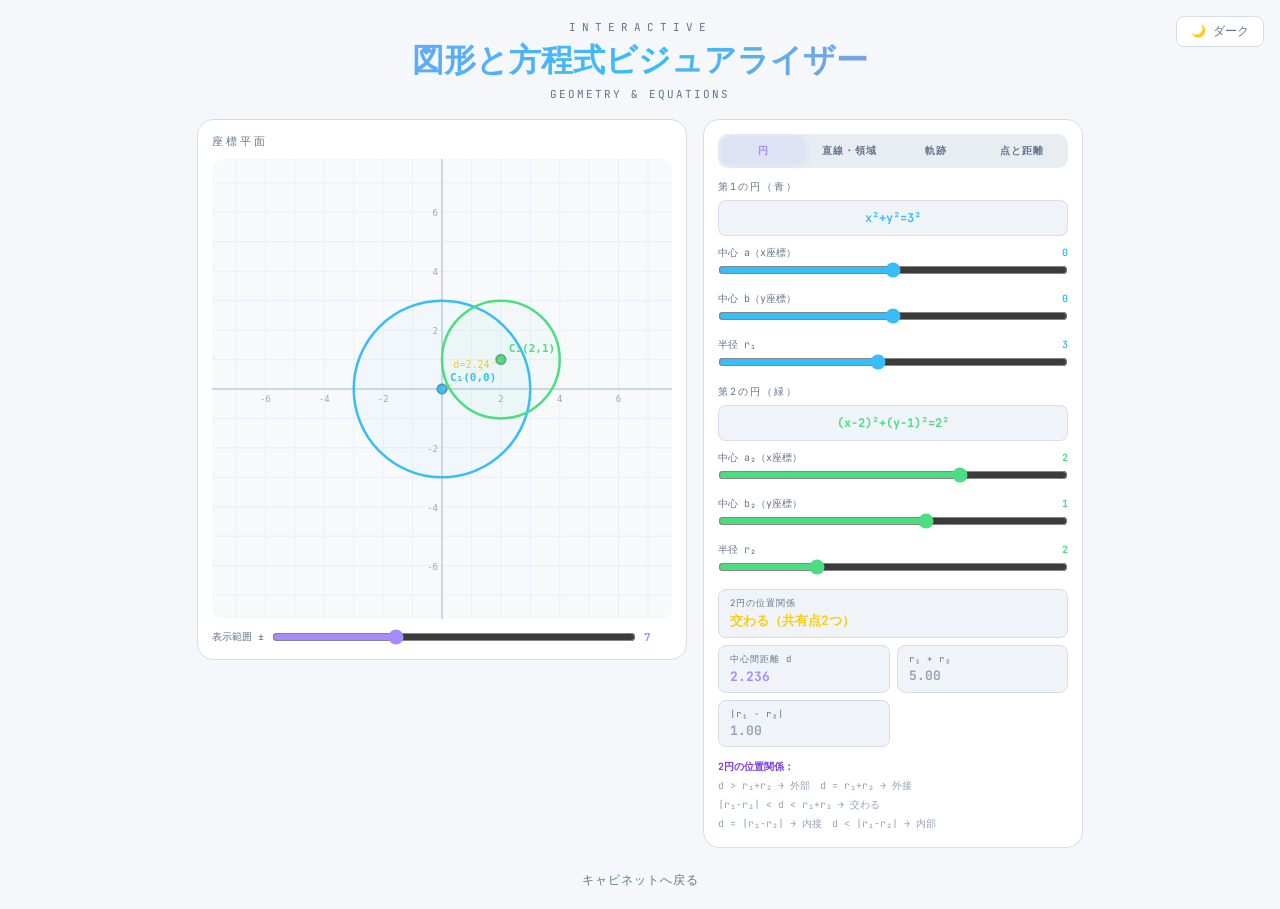
<file: geometry/geometry-visualizer.html>
<!DOCTYPE html>
<html lang="ja">
<head>
<meta charset="UTF-8">
<meta name="viewport" content="width=device-width, initial-scale=1.0">
<title>図形と方程式ビジュアライザー</title>
<link href="https://fonts.googleapis.com/css2?family=JetBrains+Mono:wght@400;700;800&display=swap" rel="stylesheet">
<link rel="stylesheet" href="geometry-visualizer.css">
</head>
<body>
<button class="theme-toggle" id="theme-toggle">🌙 ダーク</button>

<div class="title-area">
  <div class="title-sub">Interactive</div>
  <h1>図形と方程式ビジュアライザー</h1>
  <div class="title-en">GEOMETRY & EQUATIONS</div>
</div>

<div class="layout">
  <!-- Canvas -->
  <div class="card">
    <div class="card-title">座標平面</div>
    <canvas id="cv" width="460" height="460"></canvas>
    <div style="display:flex;gap:8px;align-items:center;margin-top:10px;flex-wrap:wrap">
      <span class="zoom-label">表示範囲 ±</span>
      <input type="range" id="zoom" min="3" max="15" step="1" value="7" style="flex:1;accent-color:#a78bfa;min-width:80px" oninput="onZoom()">
      <span id="zoom-lbl" style="font-size:11px;color:#a78bfa;font-weight:700;min-width:28px">7</span>
    </div>
  </div>

  <!-- Right -->
  <div style="display:flex;flex-direction:column;gap:14px;flex:1;min-width:280px;max-width:380px">
    <div class="card">
      <div class="tab-bar">
        <button class="tab-btn active" id="tab-circle" onclick="switchTab('circle')">円</button>
        <button class="tab-btn" id="tab-line" onclick="switchTab('line')">直線・領域</button>
        <button class="tab-btn" id="tab-locus" onclick="switchTab('locus')">軌跡</button>
        <button class="tab-btn" id="tab-dist" onclick="switchTab('dist')">点と距離</button>
      </div>

      <!-- 円 -->
      <div class="tab-panel active" id="panel-circle">
        <div class="sect-label">第1の円（青）</div>
        <div class="eq-box" id="circle-eq" style="color:#38bdf8">x² + y² = 9</div>
        <div class="sl-row">
          <div class="sl-header"><span>中心 a（x座標）</span><span id="ca-lbl" style="color:#38bdf8">0</span></div>
          <input type="range" id="ca" min="-5" max="5" step="0.5" value="0" style="accent-color:#38bdf8" oninput="redraw()">
        </div>
        <div class="sl-row">
          <div class="sl-header"><span>中心 b（y座標）</span><span id="cb-lbl" style="color:#38bdf8">0</span></div>
          <input type="range" id="cb" min="-5" max="5" step="0.5" value="0" style="accent-color:#38bdf8" oninput="redraw()">
        </div>
        <div class="sl-row">
          <div class="sl-header"><span>半径 r₁</span><span id="cr-lbl" style="color:#38bdf8">3</span></div>
          <input type="range" id="cr" min="0.5" max="6" step="0.5" value="3" style="accent-color:#38bdf8" oninput="redraw()">
        </div>
        <div class="sect-label">第2の円（緑）</div>
        <div class="eq-box" id="circle-eq2" style="color:#4ade80">(x−2)² + (y−1)² = 4</div>
        <div class="sl-row">
          <div class="sl-header"><span>中心 a₂（x座標）</span><span id="ca2-lbl" style="color:#4ade80">2</span></div>
          <input type="range" id="ca2" min="-5" max="5" step="0.5" value="2" style="accent-color:#4ade80" oninput="redraw()">
        </div>
        <div class="sl-row">
          <div class="sl-header"><span>中心 b₂（y座標）</span><span id="cb2-lbl" style="color:#4ade80">1</span></div>
          <input type="range" id="cb2" min="-5" max="5" step="0.5" value="1" style="accent-color:#4ade80" oninput="redraw()">
        </div>
        <div class="sl-row">
          <div class="sl-header"><span>半径 r₂</span><span id="cr2-lbl" style="color:#4ade80">2</span></div>
          <input type="range" id="cr2" min="0.5" max="6" step="0.5" value="2" style="accent-color:#4ade80" oninput="redraw()">
        </div>
        <div class="info-grid">
          <div class="info-box info-full">
            <div class="info-label">2円の位置関係</div>
            <div class="info-val" id="circle-rel" style="color:#facc15">—</div>
          </div>
          <div class="info-box">
            <div class="info-label">中心間距離 d</div>
            <div class="info-val" id="circle-dist" style="color:#a78bfa">—</div>
          </div>
          <div class="info-box">
            <div class="info-label">r₁ + r₂</div>
            <div class="info-val" id="circle-rsum" style="color:#94a3b8">—</div>
          </div>
          <div class="info-box">
            <div class="info-label">|r₁ − r₂|</div>
            <div class="info-val" id="circle-rdiff" style="color:#94a3b8">—</div>
          </div>
        </div>
        <div class="hint"><b>2円の位置関係：</b><br>d &gt; r₁+r₂ → 外部　d = r₁+r₂ → 外接<br>|r₁−r₂| &lt; d &lt; r₁+r₂ → 交わる<br>d = |r₁−r₂| → 内接　d &lt; |r₁−r₂| → 内部</div>
      </div>

      <!-- 直線・領域 -->
      <div class="tab-panel" id="panel-line">
        <!-- curve 1 -->
        <div style="display:flex;align-items:center;gap:6px;margin-bottom:6px">
          <span style="width:10px;height:10px;border-radius:50%;background:#f472b6;display:inline-block;flex-shrink:0"></span>
          <span style="font-size:10px;color:#f472b6;font-weight:700;min-width:32px">曲線①</span>
          <input type="text" id="curve1-input" value="x - 1" class="curve-input-1" oninput="redraw()">
        </div>
        <div style="display:flex;gap:4px;margin-bottom:8px;flex-wrap:wrap">
          <span style="font-size:9px;color:var(--text-sub);align-self:center">y =</span>
          <button onclick="setC1('x - 1')" class="mini-preset-btn">x−1</button>
          <button onclick="setC1('x^2 - 2')" class="mini-preset-btn">x²−2</button>
          <button onclick="setC1('sin(x)')" class="mini-preset-btn">sin(x)</button>
          <button onclick="setC1('sqrt(x)')" class="mini-preset-btn">√x</button>
          <button onclick="setC1('-x^2 + 3')" class="mini-preset-btn">−x²+3</button>
        </div>
        <!-- curve 2 -->
        <div style="display:flex;align-items:center;gap:6px;margin-bottom:6px">
          <span style="width:10px;height:10px;border-radius:50%;background:#38bdf8;display:inline-block;flex-shrink:0"></span>
          <span style="font-size:10px;color:#38bdf8;font-weight:700;min-width:32px">曲線②</span>
          <input type="text" id="curve2-input" value="-x^2 + 3" class="curve-input-2" oninput="redraw()">
        </div>
        <div style="display:flex;gap:4px;margin-bottom:8px;flex-wrap:wrap">
          <span style="font-size:9px;color:var(--text-sub);align-self:center">y =</span>
          <button onclick="setC2('x + 1')" class="mini-preset-btn">x+1</button>
          <button onclick="setC2('-x^2 + 3')" class="mini-preset-btn">−x²+3</button>
          <button onclick="setC2('cos(x)')" class="mini-preset-btn">cos(x)</button>
          <button onclick="setC2('0')" class="mini-preset-btn">0（x軸）</button>
          <button onclick="setC2('x^2 - 1')" class="mini-preset-btn">x²−1</button>
        </div>
        <!-- region mode -->
        <div class="sect-label">領域の塗りつぶし</div>
        <div style="display:grid;grid-template-columns:1fr 1fr 1fr;gap:5px;margin-bottom:10px">
          <button id="reg-none"   onclick="setRegion('none')"   style="border-radius:6px;padding:5px 4px;font-size:10px;cursor:pointer;font-family:inherit">なし</button>
          <button id="reg-above1" onclick="setRegion('above1')" style="border-radius:6px;padding:5px 4px;font-size:10px;cursor:pointer;font-family:inherit">①の上</button>
          <button id="reg-below1" onclick="setRegion('below1')" style="border-radius:6px;padding:5px 4px;font-size:10px;cursor:pointer;font-family:inherit">①の下</button>
          <button id="reg-above2" onclick="setRegion('above2')" style="border-radius:6px;padding:5px 4px;font-size:10px;cursor:pointer;font-family:inherit">②の上</button>
          <button id="reg-below2" onclick="setRegion('below2')" style="border-radius:6px;padding:5px 4px;font-size:10px;cursor:pointer;font-family:inherit">②の下</button>
          <button id="reg-a1a2"   onclick="setRegion('a1a2')"   style="border-radius:6px;padding:5px 4px;font-size:10px;cursor:pointer;font-family:inherit">①上∩②上</button>
          <button id="reg-a1b2"   onclick="setRegion('a1b2')"   style="border-radius:6px;padding:5px 4px;font-size:10px;cursor:pointer;font-family:inherit">①上∩②下</button>
          <button id="reg-b1a2"   onclick="setRegion('b1a2')"   style="border-radius:6px;padding:5px 4px;font-size:10px;cursor:pointer;font-family:inherit">①下∩②上</button>
          <button id="reg-b1b2"   onclick="setRegion('b1b2')"   style="border-radius:6px;padding:5px 4px;font-size:10px;cursor:pointer;font-family:inherit">①下∩②下</button>
        </div>
        <div class="info-box info-full" style="margin-bottom:8px">
          <div class="info-label">現在の領域条件</div>
          <div class="info-val" id="region-desc" style="color:#facc15;font-size:11px">なし</div>
        </div>
        <div class="hint">
          <b>記法：</b> x^2=x²　-x^2+3　sin(x)　cos(x)　sqrt(x)　abs(x)<br>
          <b>上=y&gt;曲線、下=y&lt;曲線　∩=かつ</b>
        </div>
        <div class="eq-box" id="line-eq" style="display:none"></div>
      </div><!-- end panel-line -->

      <!-- 軌跡 -->
      <div class="tab-panel" id="panel-locus">
        <div class="eq-box" id="locus-eq" style="color:#fb923c">2点A,Bから等距離の点の軌跡</div>
        <div class="sect-label">点 A</div>
        <div class="sl-row">
          <div class="sl-header"><span>Ax</span><span id="lax-lbl" style="color:#f472b6">-2</span></div>
          <input type="range" id="lax" min="-5" max="5" step="0.5" value="-2" style="accent-color:#f472b6" oninput="redraw()">
        </div>
        <div class="sl-row">
          <div class="sl-header"><span>Ay</span><span id="lay-lbl" style="color:#f472b6">0</span></div>
          <input type="range" id="lay" min="-5" max="5" step="0.5" value="0" style="accent-color:#f472b6" oninput="redraw()">
        </div>
        <div class="sect-label">点 B</div>
        <div class="sl-row">
          <div class="sl-header"><span>Bx</span><span id="lbx-lbl" style="color:#38bdf8">2</span></div>
          <input type="range" id="lbx" min="-5" max="5" step="0.5" value="2" style="accent-color:#38bdf8" oninput="redraw()">
        </div>
        <div class="sl-row">
          <div class="sl-header"><span>By</span><span id="lby-lbl" style="color:#38bdf8">0</span></div>
          <input type="range" id="lby" min="-5" max="5" step="0.5" value="0" style="accent-color:#38bdf8" oninput="redraw()">
        </div>
        <div class="sect-label">軌跡の種類</div>
        <div style="display:flex;gap:6px;flex-wrap:wrap;margin-bottom:10px">
          <button id="loc-perp"  onclick="setLocus('perp')"  style="flex:1;border-radius:6px;padding:5px;font-size:10px;cursor:pointer;font-family:inherit">垂直二等分線</button>
          <button id="loc-apoll" onclick="setLocus('apoll')" style="flex:1;border-radius:6px;padding:5px;font-size:10px;cursor:pointer;font-family:inherit">アポロニウスの円</button>
        </div>
        <div id="apoll-row" style="display:none">
          <div class="sl-row">
            <div class="sl-header"><span>PA:PB = m:1　m =</span><span id="lm-lbl" style="color:#fb923c">2</span></div>
            <input type="range" id="lm" min="0.5" max="4" step="0.5" value="2" style="accent-color:#fb923c" oninput="redraw()">
          </div>
        </div>
        <div class="info-box info-full" style="margin-bottom:8px">
          <div class="info-label">軌跡の方程式</div>
          <div class="info-val" id="locus-result" style="color:#fb923c;font-size:11px">—</div>
        </div>
        <div class="hint"><b>垂直二等分線：</b>PA=PB となる点Pの軌跡<br><b>アポロニウスの円：</b>PA:PB=m:1 の点Pの軌跡<br>m≠1 のとき円、m=1 のとき直線になる</div>
      </div>

      <!-- 点と距離 -->
      <div class="tab-panel" id="panel-dist">
        <div class="eq-box" id="dist-eq" style="color:#4ade80">点(x₀,y₀)と直線 ax+by+c=0 の距離</div>
        <div class="sect-label">点 P</div>
        <div class="sl-row">
          <div class="sl-header"><span>Px</span><span id="px-lbl" style="color:#4ade80">3</span></div>
          <input type="range" id="px" min="-6" max="6" step="0.5" value="3" style="accent-color:#4ade80" oninput="redraw()">
        </div>
        <div class="sl-row">
          <div class="sl-header"><span>Py</span><span id="py-lbl" style="color:#4ade80">3</span></div>
          <input type="range" id="py" min="-6" max="6" step="0.5" value="3" style="accent-color:#4ade80" oninput="redraw()">
        </div>
        <div class="sect-label">直線 ax + by + c = 0</div>
        <div class="sl-row">
          <div class="sl-header"><span>a</span><span id="da-lbl" style="color:#f472b6">2</span></div>
          <input type="range" id="da" min="-5" max="5" step="0.5" value="2" style="accent-color:#f472b6" oninput="redraw()">
        </div>
        <div class="sl-row">
          <div class="sl-header"><span>b</span><span id="db-lbl" style="color:#f472b6">-1</span></div>
          <input type="range" id="db" min="-5" max="5" step="0.5" value="-1" style="accent-color:#f472b6" oninput="redraw()">
        </div>
        <div class="sl-row">
          <div class="sl-header"><span>c</span><span id="dc-lbl" style="color:#f472b6">-3</span></div>
          <input type="range" id="dc" min="-8" max="8" step="0.5" value="-3" style="accent-color:#f472b6" oninput="redraw()">
        </div>
        <div class="info-grid">
          <div class="info-box info-full">
            <div class="info-label">点と直線の距離 d</div>
            <div class="info-val" id="pt-dist" style="color:#4ade80;font-size:18px">—</div>
          </div>
          <div class="info-box info-full">
            <div class="info-label">距離の公式</div>
            <div class="info-val" id="dist-formula" style="color:#facc15;font-size:11px">d = |ax₀+by₀+c| / √(a²+b²)</div>
          </div>
        </div>
        <div class="hint"><b>点と直線の距離：</b><br>d = |ax₀+by₀+c| / √(a²+b²)<br>垂線の足も図中に表示</div>
      </div>
    </div>
  </div>
</div>

<a href="../index.html" class="back-link">キャビネットへ戻る</a>

<script src="geometry-visualizer.js"></script>
</body>
</html>
</file>
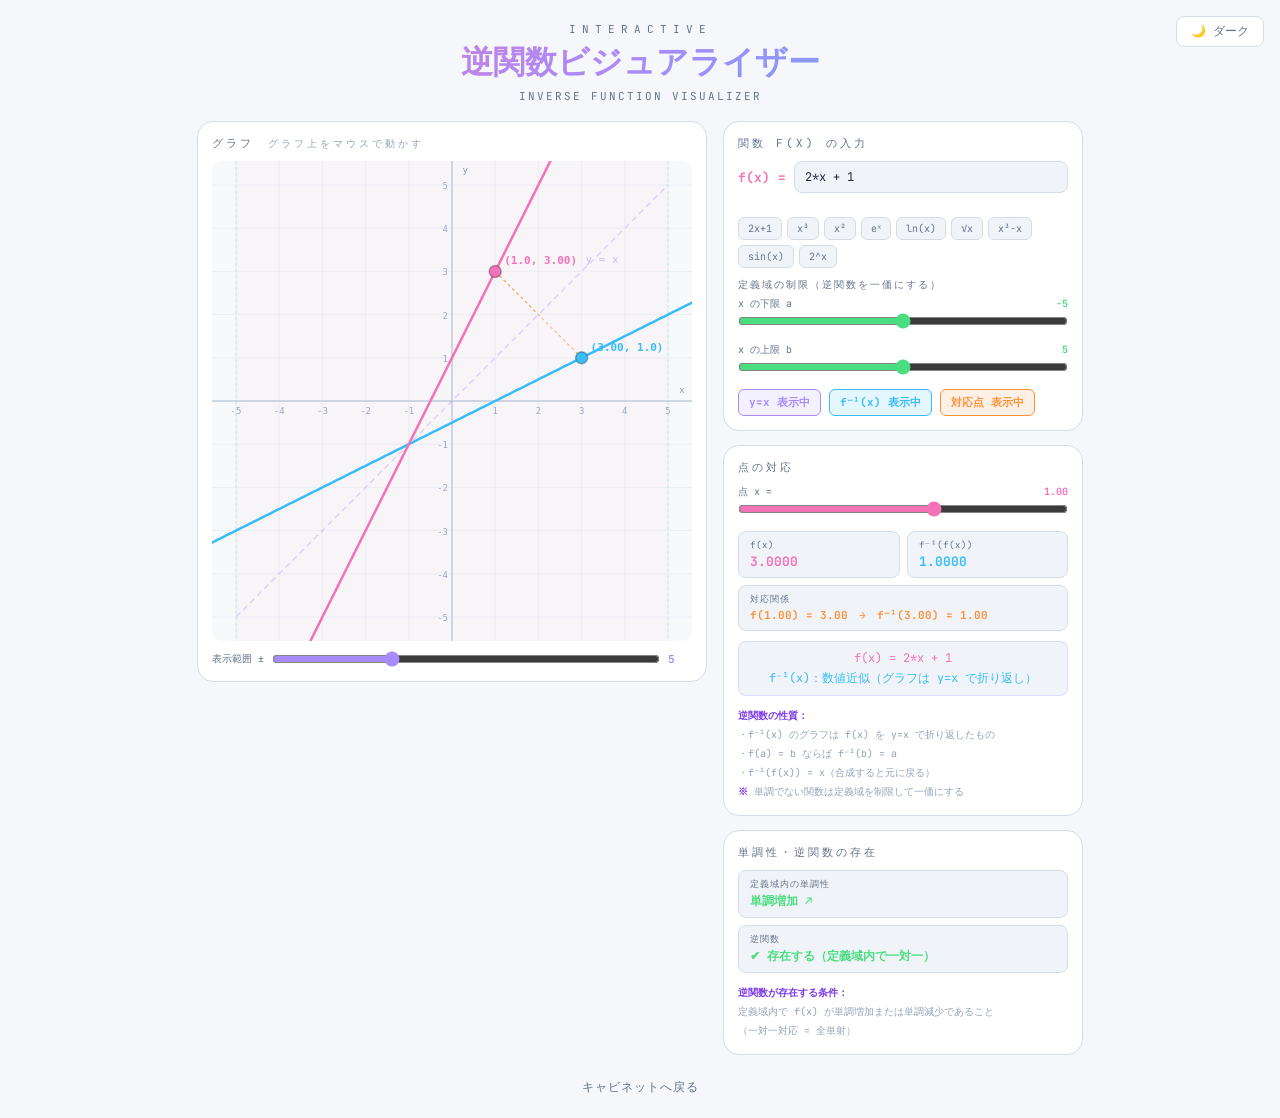
<file: inverse/inverse-function-visualizer.html>
<!DOCTYPE html>
<html lang="ja">
<head>
<meta charset="UTF-8">
<meta name="viewport" content="width=device-width, initial-scale=1.0">
<title>逆関数ビジュアライザー</title>
<link href="https://fonts.googleapis.com/css2?family=JetBrains+Mono:wght@400;700;800&display=swap" rel="stylesheet">
<link rel="stylesheet" href="inverse-function-visualizer.css">
</head>
<body>
<button class="theme-toggle" id="theme-toggle">🌙 ダーク</button>

<div class="title-area">
  <div class="title-sub">Interactive</div>
  <h1>逆関数ビジュアライザー</h1>
  <div class="title-en">INVERSE FUNCTION VISUALIZER</div>
</div>

<div class="layout">
  <!-- Canvas -->
  <div class="card">
    <div class="card-title">グラフ　<span style="color:#94a3b8;font-size:10px">グラフ上をマウスで動かす</span></div>
    <canvas id="cv" width="480" height="480"></canvas>
    <div style="display:flex;gap:8px;align-items:center;margin-top:10px;flex-wrap:wrap">
      <span class="zoom-label">表示範囲 ±</span>
      <input type="range" id="zoom" min="2" max="12" step="1" value="5" style="flex:1;accent-color:#a78bfa;min-width:80px" oninput="onZoom()">
      <span id="zoom-lbl" style="font-size:11px;color:#a78bfa;font-weight:700;min-width:24px">5</span>
    </div>
  </div>

  <!-- Right -->
  <div style="display:flex;flex-direction:column;gap:14px;flex:1;min-width:280px;max-width:360px">

    <!-- 関数入力 -->
    <div class="card">
      <div class="card-title">関数 f(x) の入力</div>
      <div style="display:flex;align-items:center;gap:8px;margin-bottom:6px">
        <span style="font-size:13px;color:#f472b6;font-weight:700;white-space:nowrap">f(x) =</span>
        <input type="text" id="func-input" value="2*x + 1">
      </div>
      <div class="error-msg" id="error-msg"></div>
      <div class="preset-row">
        <button class="pbtn" onclick="setPreset('2*x + 1')">2x+1</button>
        <button class="pbtn" onclick="setPreset('x^3')">x³</button>
        <button class="pbtn" onclick="setPreset('x^2')">x²</button>
        <button class="pbtn" onclick="setPreset('exp(x)')">eˣ</button>
        <button class="pbtn" onclick="setPreset('log(x)')">ln(x)</button>
        <button class="pbtn" onclick="setPreset('sqrt(x)')">√x</button>
        <button class="pbtn" onclick="setPreset('x^3 - x')">x³−x</button>
        <button class="pbtn" onclick="setPreset('sin(x)')">sin(x)</button>
        <button class="pbtn" onclick="setPreset('2^x')">2^x</button>
      </div>

      <!-- 定義域制限 -->
      <div class="sect">定義域の制限（逆関数を一価にする）</div>
      <div class="sl-row">
        <div class="sl-header"><span>x の下限 a</span><span id="dom-a-lbl" style="color:#4ade80">−5</span></div>
        <input type="range" id="dom-a" min="-10" max="0" step="0.5" value="-5" style="accent-color:#4ade80" oninput="onDomain()">
      </div>
      <div class="sl-row">
        <div class="sl-header"><span>x の上限 b</span><span id="dom-b-lbl" style="color:#4ade80">5</span></div>
        <input type="range" id="dom-b" min="0" max="10" step="0.5" value="5" style="accent-color:#4ade80" oninput="onDomain()">
      </div>

      <!-- toggle -->
      <div style="display:flex;gap:8px;flex-wrap:wrap;margin-top:4px">
        <button class="tog" id="tog-mirror" onclick="toggleMirror()">y=x 表示中</button>
        <button class="tog" id="tog-inv" onclick="toggleInv()">f⁻¹(x) 表示中</button>
        <button class="tog" id="tog-point" onclick="togglePoint()">対応点 表示中</button>
      </div>
    </div>

    <!-- 値の対応 -->
    <div class="card">
      <div class="card-title">点の対応</div>
      <div class="sl-row">
        <div class="sl-header"><span>点 x =</span><span id="x-lbl" style="color:#f472b6">1.00</span></div>
        <input type="range" id="x-slider" min="-5" max="5" step="0.05" value="1" style="accent-color:#f472b6" oninput="onXSlider()">
      </div>
      <div class="info-grid">
        <div class="info-box">
          <div class="info-label">f(x)</div>
          <div class="info-val" id="fx-val" style="color:#f472b6">—</div>
        </div>
        <div class="info-box">
          <div class="info-label">f⁻¹(f(x))</div>
          <div class="info-val" id="inv-val" style="color:#38bdf8">—</div>
        </div>
        <div class="info-box info-full">
          <div class="info-label">対応関係</div>
          <div class="info-val" id="corr-val" style="color:#fb923c;font-size:11px">—</div>
        </div>
      </div>

      <!-- f と f⁻¹ の式表示 -->
      <div class="eq-box">
        <div style="color:#f472b6;margin-bottom:4px" id="eq-f">f(x) = 2x + 1</div>
        <div style="color:#38bdf8" id="eq-inv">f⁻¹(x) = (x − 1) / 2　（数値近似）</div>
      </div>

      <div class="hint">
        <b>逆関数の性質：</b><br>
        ・f⁻¹(x) のグラフは f(x) を y=x で折り返したもの<br>
        ・f(a) = b ならば f⁻¹(b) = a<br>
        ・f⁻¹(f(x)) = x（合成すると元に戻る）<br>
        <b>※</b> 単調でない関数は定義域を制限して一価にする
      </div>
    </div>

    <!-- 単調性チェック -->
    <div class="card">
      <div class="card-title">単調性・逆関数の存在</div>
      <div class="info-grid">
        <div class="info-box info-full">
          <div class="info-label">定義域内の単調性</div>
          <div class="info-val" id="monotone-val" style="font-size:12px">—</div>
        </div>
        <div class="info-box info-full">
          <div class="info-label">逆関数</div>
          <div class="info-val" id="inv-exists" style="font-size:12px">—</div>
        </div>
      </div>
      <div class="hint">
        <b>逆関数が存在する条件：</b><br>
        定義域内で f(x) が単調増加または単調減少であること<br>
        （一対一対応 = 全単射）
      </div>
    </div>

  </div>
</div>

<a href="../index.html" class="back-link">キャビネットへ戻る</a>

<script src="inverse-function-visualizer.js"></script>
</body>
</html>
</file>
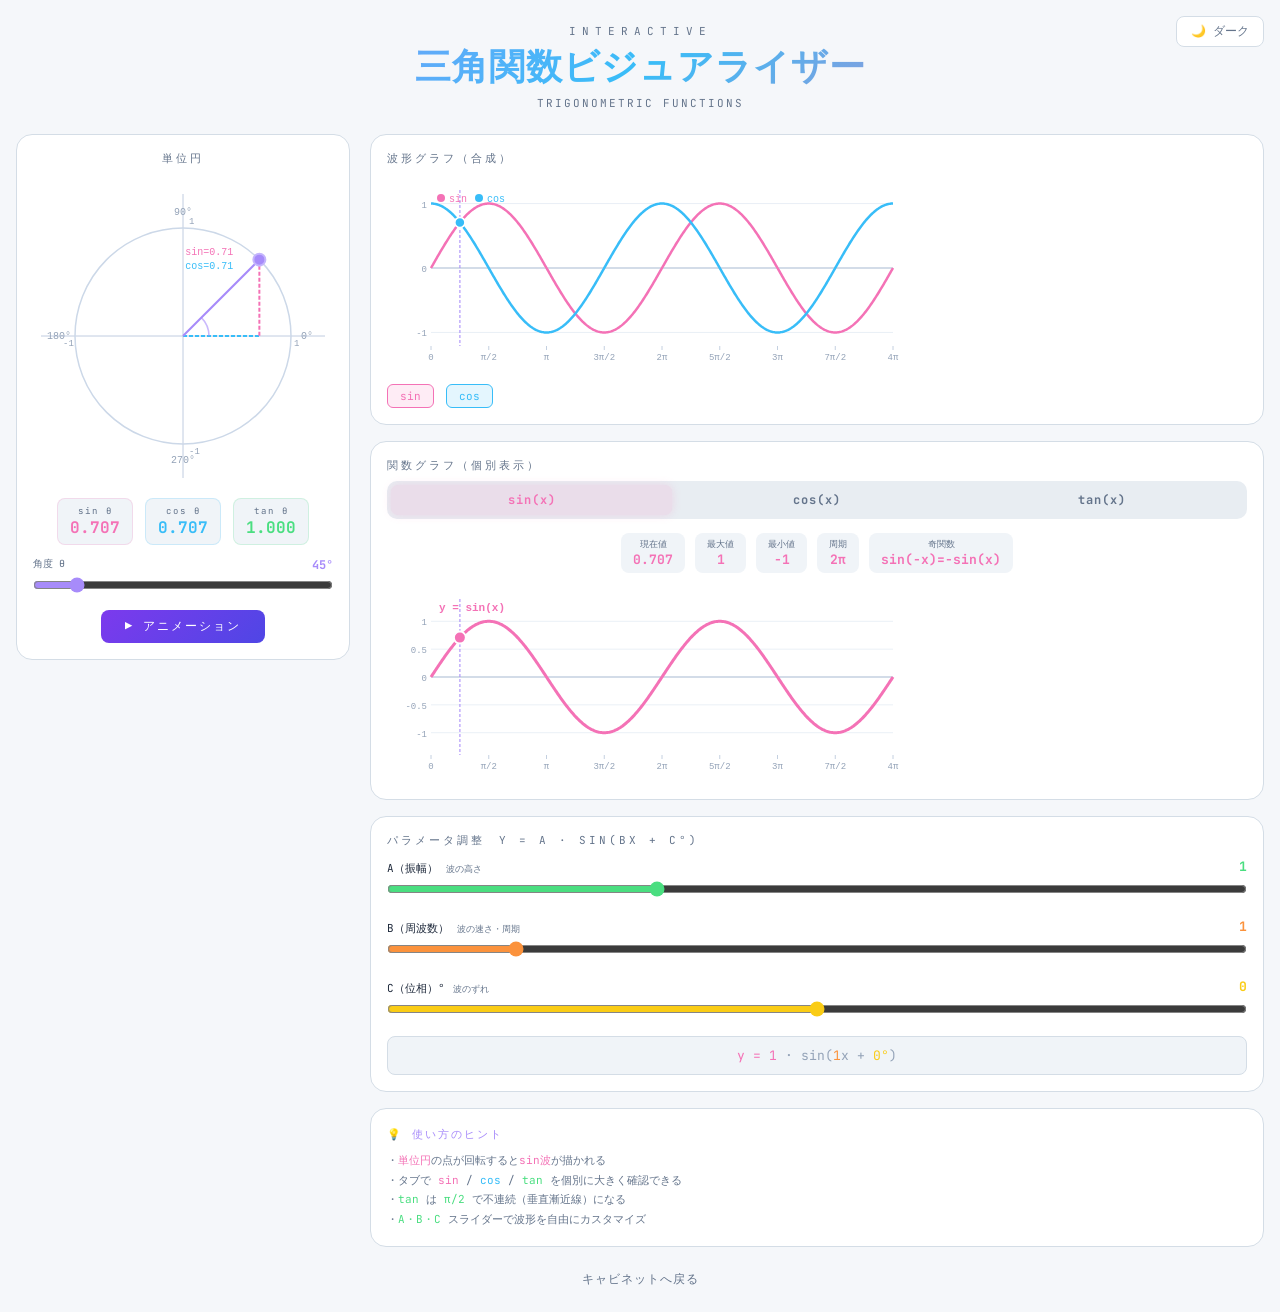
<file: trig_function/trig-visualizer.html>
<!DOCTYPE html>
<html lang="ja">
<head>
  <meta charset="UTF-8">
  <meta name="viewport" content="width=device-width, initial-scale=1.0">
  <title>三角関数ビジュアライザー</title>
  <link href="https://fonts.googleapis.com/css2?family=JetBrains+Mono:wght@400;700;800&display=swap" rel="stylesheet">
  <link rel="stylesheet" href="trig-visualizer.css">
</head>
<body>
<button class="theme-toggle" id="theme-toggle">🌙 ダーク</button>

<div class="title-area">
  <div class="title-sub">Interactive</div>
  <h1>三角関数ビジュアライザー</h1>
  <div class="title-en">TRIGONOMETRIC FUNCTIONS</div>
</div>

<div class="main-layout">
  <!-- Left: Unit Circle -->
  <div class="card left-panel">
    <div class="card-title">単位円</div>
    <svg id="circle-svg" width="300" height="300" style="display:block"></svg>

    <div class="values-row">
      <div class="val-box" style="border-color:#f472b633">
        <div class="val-label">sin θ</div>
        <div class="val-num" id="sin-val" style="color:#f472b6">0.707</div>
      </div>
      <div class="val-box" style="border-color:#38bdf833">
        <div class="val-label">cos θ</div>
        <div class="val-num" id="cos-val" style="color:#38bdf8">0.707</div>
      </div>
      <div class="val-box" style="border-color:#4ade8033">
        <div class="val-label">tan θ</div>
        <div class="val-num" id="tan-val" style="color:#4ade80">1.000</div>
      </div>
    </div>

    <div class="slider-area">
      <div class="slider-header">
        <span>角度 θ</span>
        <span id="angle-label">45°</span>
      </div>
      <input type="range" id="angle-slider" min="0" max="359" value="45" style="accent-color:#a78bfa">
    </div>

    <button class="play-btn" id="play-btn">▶ アニメーション</button>
  </div>

  <!-- Right -->
  <div class="right-panel">

    <!-- Wave graph (sin+cos combined) -->
    <div class="card">
      <div class="card-title">波形グラフ（合成）</div>
      <div class="graph-scroll">
        <svg id="wave-svg" width="520" height="200" style="display:block"></svg>
      </div>
      <div class="toggle-row" style="margin-top:10px;margin-bottom:0">
        <button class="toggle-btn" id="sin-toggle" style="background:#f472b222;border:1px solid #f472b6;color:#f472b6">sin</button>
        <button class="toggle-btn" id="cos-toggle" style="background:#38bdf822;border:1px solid #38bdf8;color:#38bdf8">cos</button>
      </div>
    </div>

    <!-- Tab graph panel -->
    <div class="card">
      <div class="card-title">関数グラフ（個別表示）</div>
      <div class="tab-bar">
        <button class="tab-btn active-sin" id="tab-sin" onclick="switchTab('sin')">sin(x)</button>
        <button class="tab-btn" id="tab-cos" onclick="switchTab('cos')">cos(x)</button>
        <button class="tab-btn" id="tab-tan" onclick="switchTab('tan')">tan(x)</button>
      </div>

      <!-- sin panel -->
      <div class="tab-panel active" id="panel-sin">
        <div class="func-info">
          <div class="func-info-item"><div class="fi-label">現在値</div><div class="fi-val" id="tab-sin-val" style="color:#f472b6">0.707</div></div>
          <div class="func-info-item"><div class="fi-label">最大値</div><div class="fi-val" style="color:#f472b6">1</div></div>
          <div class="func-info-item"><div class="fi-label">最小値</div><div class="fi-val" style="color:#f472b6">−1</div></div>
          <div class="func-info-item"><div class="fi-label">周期</div><div class="fi-val" style="color:#f472b6">2π</div></div>
          <div class="func-info-item"><div class="fi-label">奇関数</div><div class="fi-val" style="color:#f472b6">sin(−x)=−sin(x)</div></div>
        </div>
        <div class="graph-scroll">
          <svg id="tab-sin-svg" width="520" height="200" style="display:block"></svg>
        </div>
      </div>

      <!-- cos panel -->
      <div class="tab-panel" id="panel-cos">
        <div class="func-info">
          <div class="func-info-item"><div class="fi-label">現在値</div><div class="fi-val" id="tab-cos-val" style="color:#38bdf8">0.707</div></div>
          <div class="func-info-item"><div class="fi-label">最大値</div><div class="fi-val" style="color:#38bdf8">1</div></div>
          <div class="func-info-item"><div class="fi-label">最小値</div><div class="fi-val" style="color:#38bdf8">−1</div></div>
          <div class="func-info-item"><div class="fi-label">周期</div><div class="fi-val" style="color:#38bdf8">2π</div></div>
          <div class="func-info-item"><div class="fi-label">偶関数</div><div class="fi-val" style="color:#38bdf8">cos(−x)=cos(x)</div></div>
        </div>
        <div class="graph-scroll">
          <svg id="tab-cos-svg" width="520" height="200" style="display:block"></svg>
        </div>
      </div>

      <!-- tan panel -->
      <div class="tab-panel" id="panel-tan">
        <div class="func-info">
          <div class="func-info-item"><div class="fi-label">現在値</div><div class="fi-val" id="tab-tan-val" style="color:#4ade80">1.000</div></div>
          <div class="func-info-item"><div class="fi-label">最大値</div><div class="fi-val" style="color:#4ade80">±∞</div></div>
          <div class="func-info-item"><div class="fi-label">周期</div><div class="fi-val" style="color:#4ade80">π</div></div>
          <div class="func-info-item"><div class="fi-label">不連続点</div><div class="fi-val" style="color:#4ade80">π/2 + nπ</div></div>
          <div class="func-info-item"><div class="fi-label">奇関数</div><div class="fi-val" style="color:#4ade80">tan(−x)=−tan(x)</div></div>
        </div>
        <div class="graph-scroll">
          <svg id="tab-tan-svg" width="520" height="200" style="display:block"></svg>
        </div>
      </div>
    </div>

    <!-- Parameters -->
    <div class="card">
      <div class="card-title">パラメータ調整　y = A · sin(Bx + C°)</div>
      <div class="param-row">
        <div class="param-header">
          <div><span class="param-label">A（振幅）</span><span class="param-desc">波の高さ</span></div>
          <span class="param-val" id="A-label" style="color:#4ade80">1</span>
        </div>
        <input type="range" id="A-slider" min="0.1" max="3" step="0.1" value="1" style="accent-color:#4ade80">
      </div>
      <div class="param-row">
        <div class="param-header">
          <div><span class="param-label">B（周波数）</span><span class="param-desc">波の速さ・周期</span></div>
          <span class="param-val" id="B-label" style="color:#fb923c">1</span>
        </div>
        <input type="range" id="B-slider" min="0.5" max="4" step="0.5" value="1" style="accent-color:#fb923c">
      </div>
      <div class="param-row">
        <div class="param-header">
          <div><span class="param-label">C（位相）°</span><span class="param-desc">波のずれ</span></div>
          <span class="param-val" id="C-label" style="color:#facc15">0</span>
        </div>
        <input type="range" id="C-slider" min="-180" max="180" step="10" value="0" style="accent-color:#facc15">
      </div>
      <div class="formula-box" id="formula">
        <span style="color:#f472b6">y = 1</span><span style="color:#94a3b8"> · sin(</span><span style="color:#fb923c">1</span><span style="color:#94a3b8">x + </span><span style="color:#facc15">0°</span><span style="color:#94a3b8">)</span>
      </div>
    </div>

    <!-- Tips -->
    <div class="card tips-box">
      <div class="tips-title">💡 使い方のヒント</div>
      <div>・<span style="color:#f472b6">単位円</span>の点が回転すると<span style="color:#f472b6">sin波</span>が描かれる</div>
      <div>・タブで <span style="color:#f472b6">sin</span> / <span style="color:#38bdf8">cos</span> / <span style="color:#4ade80">tan</span> を個別に大きく確認できる</div>
      <div>・<span style="color:#4ade80">tan</span> は <span style="color:#4ade80">π/2</span> で不連続（垂直漸近線）になる</div>
      <div>・<span style="color:#4ade80">A・B・C</span> スライダーで波形を自由にカスタマイズ</div>
    </div>
  </div>
</div>

<a href="../index.html" class="back-link">キャビネットへ戻る</a>

<script src="trig-visualizer.js"></script>
</body>
</html>
</file>
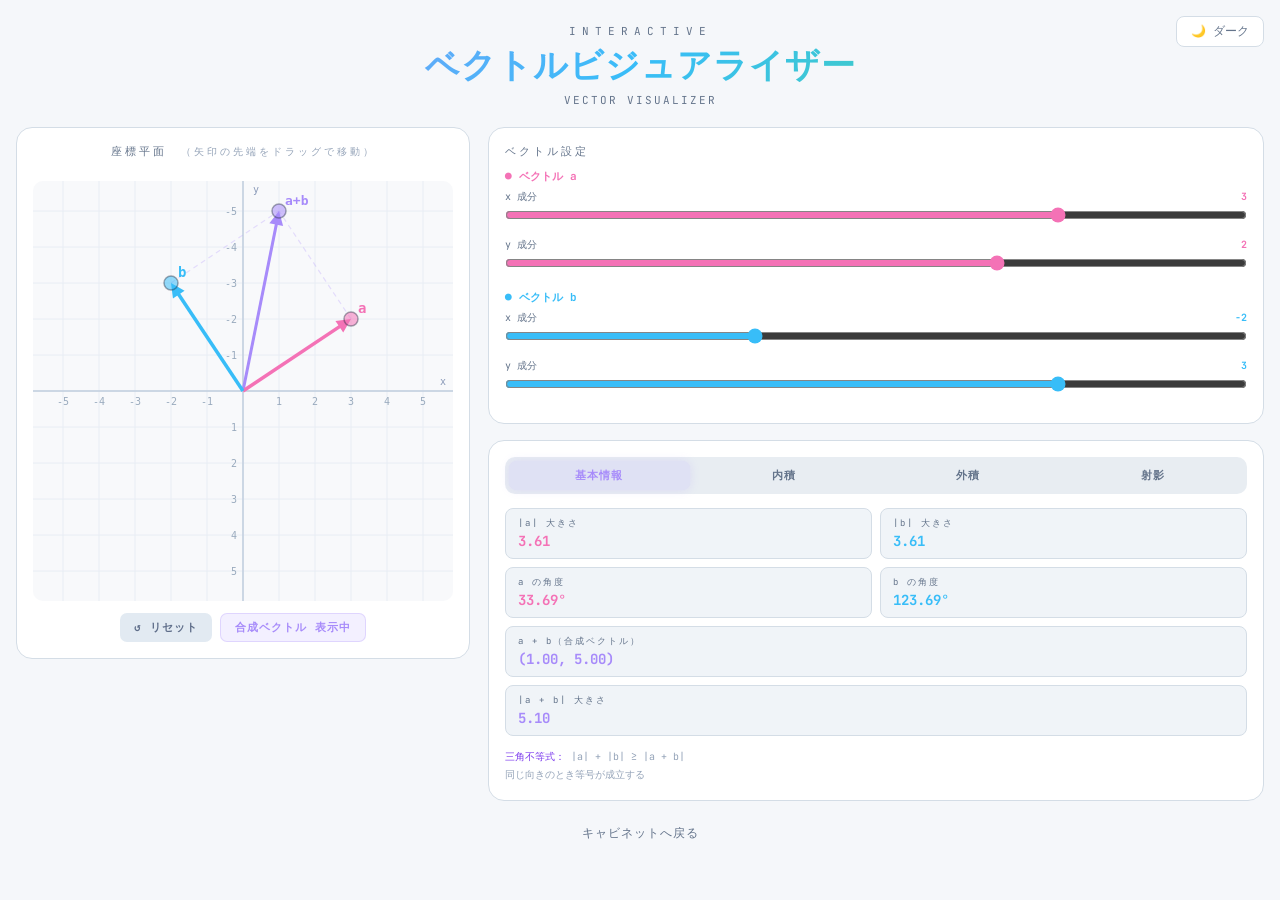
<file: vector/vector-visualizer.html>
<!DOCTYPE html>
<html lang="ja">
<head>
  <meta charset="UTF-8">
  <meta name="viewport" content="width=device-width, initial-scale=1.0">
  <title>ベクトルビジュアライザー</title>
  <link href="https://fonts.googleapis.com/css2?family=JetBrains+Mono:wght@400;700;800&display=swap" rel="stylesheet">
  <link rel="stylesheet" href="vector-visualizer.css">
</head>
<body>
<button class="theme-toggle" id="theme-toggle">🌙 ダーク</button>

<div class="title-area">
  <div class="title-sub">Interactive</div>
  <h1>ベクトルビジュアライザー</h1>
  <div class="title-en">VECTOR VISUALIZER</div>
</div>

<div class="layout">
  <!-- Canvas -->
  <div class="card" style="display:flex;flex-direction:column;align-items:center;gap:12px">
    <div class="card-title">座標平面　<span style="color:#94a3b8;font-size:10px">（矢印の先端をドラッグで移動）</span></div>
    <div class="canvas-wrap">
      <canvas id="cv" width="420" height="420"></canvas>
    </div>
    <div class="btn-row" style="margin-bottom:0">
      <button class="btn btn-reset" onclick="resetVectors()">↺ リセット</button>
      <button class="btn" id="show-sum-btn" style="background:#a78bfa22;color:#a78bfa;border:1px solid #a78bfa44" onclick="toggleSum()">合成ベクトル 表示中</button>
    </div>
  </div>

  <!-- Right panel -->
  <div style="display:flex;flex-direction:column;gap:16px;flex:1;min-width:280px">

    <!-- Vector inputs -->
    <div class="card">
      <div class="card-title">ベクトル設定</div>
      <!-- a -->
      <div style="margin-bottom:14px">
        <div style="font-size:11px;color:#f472b6;margin-bottom:6px;font-weight:700">● ベクトル a</div>
        <div class="sl-row">
          <div class="sl-header"><span>x 成分</span><span id="ax-lbl" style="color:#f472b6">3</span></div>
          <input type="range" id="ax" min="-6" max="6" step="0.5" value="3" style="accent-color:#f472b6" oninput="onSlider()">
        </div>
        <div class="sl-row">
          <div class="sl-header"><span>y 成分</span><span id="ay-lbl" style="color:#f472b6">2</span></div>
          <input type="range" id="ay" min="-6" max="6" step="0.5" value="2" style="accent-color:#f472b6" oninput="onSlider()">
        </div>
      </div>
      <!-- b -->
      <div>
        <div style="font-size:11px;color:#38bdf8;margin-bottom:6px;font-weight:700">● ベクトル b</div>
        <div class="sl-row">
          <div class="sl-header"><span>x 成分</span><span id="bx-lbl" style="color:#38bdf8">-2</span></div>
          <input type="range" id="bx" min="-6" max="6" step="0.5" value="-2" style="accent-color:#38bdf8" oninput="onSlider()">
        </div>
        <div class="sl-row">
          <div class="sl-header"><span>y 成分</span><span id="by-lbl" style="color:#38bdf8">3</span></div>
          <input type="range" id="by" min="-6" max="6" step="0.5" value="3" style="accent-color:#38bdf8" oninput="onSlider()">
        </div>
      </div>
    </div>

    <!-- Tab: metrics -->
    <div class="card">
      <div class="tab-bar">
        <button class="tab-btn active" id="tab-basic" onclick="switchTab('basic')">基本情報</button>
        <button class="tab-btn" id="tab-dot" onclick="switchTab('dot')">内積</button>
        <button class="tab-btn" id="tab-cross" onclick="switchTab('cross')">外積</button>
        <button class="tab-btn" id="tab-proj" onclick="switchTab('proj')">射影</button>
      </div>

      <!-- basic -->
      <div class="tab-panel active" id="panel-basic">
        <div class="info-grid">
          <div class="info-box">
            <div class="info-label">|a| 大きさ</div>
            <div class="info-val" id="mag-a" style="color:#f472b6">—</div>
          </div>
          <div class="info-box">
            <div class="info-label">|b| 大きさ</div>
            <div class="info-val" id="mag-b" style="color:#38bdf8">—</div>
          </div>
          <div class="info-box">
            <div class="info-label">a の角度</div>
            <div class="info-val" id="ang-a" style="color:#f472b6">—</div>
          </div>
          <div class="info-box">
            <div class="info-label">b の角度</div>
            <div class="info-val" id="ang-b" style="color:#38bdf8">—</div>
          </div>
          <div class="info-box" style="grid-column:1/-1">
            <div class="info-label">a + b（合成ベクトル）</div>
            <div class="info-val" id="sum-vec" style="color:#a78bfa">—</div>
          </div>
          <div class="info-box" style="grid-column:1/-1">
            <div class="info-label">|a + b| 大きさ</div>
            <div class="info-val" id="mag-sum" style="color:#a78bfa">—</div>
          </div>
        </div>
        <div class="hint">
          <span>三角不等式：</span> |a| + |b| ≥ |a + b|<br>
          同じ向きのとき等号が成立する
        </div>
      </div>

      <!-- dot -->
      <div class="tab-panel" id="panel-dot">
        <div class="info-grid">
          <div class="info-box" style="grid-column:1/-1">
            <div class="info-label">a · b = ax·bx + ay·by</div>
            <div class="info-val" id="dot-val" style="color:#facc15">—</div>
          </div>
          <div class="info-box" style="grid-column:1/-1">
            <div class="info-label">なす角 θ</div>
            <div class="info-val" id="dot-angle" style="color:#facc15">—</div>
          </div>
        </div>
        <div class="dp-bar-wrap"><div class="dp-bar" id="dp-bar" style="width:50%;background:#facc15"></div></div>
        <div class="result-box" id="dot-meaning">—</div>
        <div class="hint" style="margin-top:10px">
          <span>a · b = |a||b|cosθ</span><br>
          正 → 鋭角 ／ 0 → 直角 ／ 負 → 鈍角
        </div>
      </div>

      <!-- cross -->
      <div class="tab-panel" id="panel-cross">
        <div class="info-grid">
          <div class="info-box" style="grid-column:1/-1">
            <div class="info-label">|a × b| = |ax·by − ay·bx|</div>
            <div class="info-val" id="cross-val" style="color:#4ade80">—</div>
          </div>
          <div class="info-box" style="grid-column:1/-1">
            <div class="info-label">平行四辺形の面積</div>
            <div class="info-val" id="cross-area" style="color:#4ade80">—</div>
          </div>
          <div class="info-box" style="grid-column:1/-1">
            <div class="info-label">三角形の面積（1/2）</div>
            <div class="info-val" id="cross-tri" style="color:#4ade80">—</div>
          </div>
        </div>
        <div class="hint">
          <span>外積の大きさ</span> = 2つのベクトルが作る<br>
          平行四辺形の面積に等しい<br>
          0のとき → 2ベクトルは平行
        </div>
      </div>

      <!-- proj -->
      <div class="tab-panel" id="panel-proj">
        <div class="info-grid">
          <div class="info-box" style="grid-column:1/-1">
            <div class="info-label">a の b 方向への射影（スカラー）</div>
            <div class="info-val" id="proj-scalar" style="color:#fb923c">—</div>
          </div>
          <div class="info-box">
            <div class="info-label">射影ベクトル x</div>
            <div class="info-val" id="proj-vx" style="color:#fb923c">—</div>
          </div>
          <div class="info-box">
            <div class="info-label">射影ベクトル y</div>
            <div class="info-val" id="proj-vy" style="color:#fb923c">—</div>
          </div>
        </div>
        <div class="hint">
          <span>射影</span> = (a·b / |b|²) · b<br>
          「a を b の方向に投影した影」のイメージ<br>
          光が垂直に当たったときの影の長さ
        </div>
      </div>
    </div>

  </div>
</div>

<a href="../index.html" class="back-link">キャビネットへ戻る</a>

<script src="vector-visualizer.js"></script>
</body>
</html>
</file>
<file: circle_properties/circle-properties-visualizer.css>
/* ===== テーマ変数 ===== */
:root {
  --bg:            #f5f7fa;
  --card-bg:       #ffffff;
  --card-border:   #d4dde6;
  --text:          #1e293b;
  --text-sub:      #64748b;
  --info-box-bg:   #f0f4f8;
  --info-box-bdr:  #d4dde6;
  --theorem-bg:    #f0f4f8;
  --theorem-bdr:   #a78bfa;
  --theorem-text:  #1e293b;
  --tab-bar-bg:    #e8edf2;
  --tab-btn-clr:   #64748b;
  --sl-header-clr: #64748b;
  --hint-clr:      #94a3b8;
  --hint-accent:   #7c3aed;
  --toggle-bg:     #ffffff;
  --toggle-bdr:    #d4dde6;
  --toggle-text:   #64748b;
}

body.dark {
  --bg:            #050d1f;
  --card-bg:       #0a1628;
  --card-border:   #1e3a6e;
  --text:          #e2e8f0;
  --text-sub:      #4a6a9c;
  --info-box-bg:   #0f1f3d;
  --info-box-bdr:  #1e3a6e;
  --theorem-bg:    #0f1f3d;
  --theorem-bdr:   #a78bfa;
  --theorem-text:  #e2e8f0;
  --tab-bar-bg:    #060f22;
  --tab-btn-clr:   #3a5a8c;
  --sl-header-clr: #4a6a9c;
  --hint-clr:      #3a5a8c;
  --hint-accent:   #a78bfa;
  --toggle-bg:     #0a1628;
  --toggle-bdr:    #1e3a6e;
  --toggle-text:   #4a6a9c;
}

/* ===== リセット ===== */
*,*::before,*::after{box-sizing:border-box;margin:0;padding:0}

body {
  min-height: 100vh;
  background: var(--bg);
  color: var(--text);
  font-family: 'JetBrains Mono','Fira Code',monospace;
  padding: 20px 14px;
  transition: background 0.25s, color 0.25s;
}

/* ===== テーマ切り替えボタン ===== */
.theme-toggle {
  position: fixed;
  top: 16px; right: 16px;
  background: var(--toggle-bg);
  border: 1px solid var(--toggle-bdr);
  border-radius: 8px;
  padding: 6px 14px;
  font-size: 12px;
  cursor: pointer;
  color: var(--toggle-text);
  font-family: inherit;
  z-index: 100;
  transition: all 0.2s;
}
.theme-toggle:hover { color: var(--text); border-color: #a78bfa; }

.title-area { text-align: center; margin-bottom: 16px; }
.title-sub { font-size: 11px; letter-spacing: 6px; color: var(--text-sub); text-transform: uppercase; margin-bottom: 4px; }
h1 {
  font-size: clamp(17px,3.2vw,30px);
  font-weight: 800;
  background: linear-gradient(135deg,#38bdf8,#a78bfa,#f472b6);
  -webkit-background-clip: text; -webkit-text-fill-color: transparent;
  background-clip: text;
}
.title-en { font-size: 11px; color: var(--text-sub); margin-top: 4px; letter-spacing: 2px; }

.layout { display: flex; flex-wrap: wrap; gap: 16px; justify-content: center; align-items: flex-start; }

.card {
  background: var(--card-bg);
  border: 1px solid var(--card-border);
  border-radius: 16px;
  padding: 14px;
  transition: background 0.25s, border-color 0.25s;
}
.card-title { font-size: 11px; color: var(--text-sub); letter-spacing: 3px; text-transform: uppercase; margin-bottom: 10px; }

canvas { display: block; border-radius: 10px; cursor: pointer; }

.tab-bar {
  display: flex; gap: 3px; background: var(--tab-bar-bg);
  border-radius: 10px; padding: 4px; margin-bottom: 12px; flex-wrap: wrap;
  transition: background 0.25s;
}
.tab-btn {
  flex: 1; min-width: 70px; padding: 6px 4px; font-size: 10px;
  font-family: inherit; border: none; border-radius: 7px; cursor: pointer;
  font-weight: 700; letter-spacing: 1px; transition: all 0.2s;
  background: transparent; color: var(--tab-btn-clr); white-space: nowrap;
}
.tab-btn.active { background: #a78bfa22; color: #a78bfa; box-shadow: 0 0 8px #a78bfa33; }
.tab-panel { display: none; }
.tab-panel.active { display: block; }

.info-grid { display: grid; grid-template-columns: 1fr 1fr; gap: 7px; margin-bottom: 10px; }
.info-box {
  background: var(--info-box-bg); border-radius: 8px;
  padding: 8px 12px; border: 1px solid var(--info-box-bdr);
  transition: background 0.25s, border-color 0.25s;
}
.info-label { font-size: 9px; color: var(--text-sub); letter-spacing: 1px; margin-bottom: 3px; }
.info-val { font-size: 14px; font-weight: 700; }
.info-full { grid-column: 1/-1; }

.theorem-box {
  background: var(--theorem-bg);
  border-left: 3px solid var(--theorem-bdr);
  border-radius: 0 8px 8px 0;
  padding: 10px 14px;
  margin-bottom: 10px;
  font-size: 11px; line-height: 1.9;
  color: var(--theorem-text);
  transition: background 0.25s;
}
.theorem-box b { color: #a78bfa; }

.hint { font-size: 10px; color: var(--hint-clr); line-height: 1.9; margin-top: 8px; }
.hint b { color: var(--hint-accent); }

.sl-row { margin-bottom: 9px; }
.sl-header { display: flex; justify-content: space-between; margin-bottom: 2px; font-size: 10px; color: var(--sl-header-clr); }
.sl-header span:last-child { font-weight: 700; }
input[type=range] { width: 100%; cursor: pointer; }

.badge { display: inline-block; padding: 2px 8px; border-radius: 12px; font-size: 10px; font-weight: 700; margin-bottom: 8px; }

/* ===== 戻るリンク ===== */
.back-link {
  display: block; margin-top: 24px; text-align: center;
  color: var(--text-sub); font-size: 12px; letter-spacing: 1px; text-decoration: none;
}
.back-link:hover { color: #a78bfa; }
</file>
<file: complex_plane/complex-plane-visualizer.css>
/* ===== テーマ変数 ===== */
:root {
  --bg:            #f5f7fa;
  --card-bg:       #ffffff;
  --card-border:   #d4dde6;
  --text:          #1e293b;
  --text-sub:      #64748b;
  --info-box-bg:   #f0f4f8;
  --info-box-bdr:  #d4dde6;
  --eq-box-bg:     #f0f4f8;
  --eq-box-bdr:    rgba(167,139,250,0.25);
  --tab-bar-bg:    #e8edf2;
  --tab-btn-clr:   #64748b;
  --sl-header-clr: #64748b;
  --hint-clr:      #94a3b8;
  --hint-accent:   #7c3aed;
  --sect-clr:      #64748b;
  --tog-off-bg:    #f0f4f8;
  --tog-off-bdr:   #d4dde6;
  --tog-off-clr:   #64748b;
  --op-off-bg:     #f0f4f8;
  --op-off-bdr:    #d4dde6;
  --op-off-clr:    #64748b;
  --toggle-bg:     #ffffff;
  --toggle-bdr:    #d4dde6;
  --toggle-text:   #64748b;
  --zoom-clr:      #64748b;
}

body.dark {
  --bg:            #050d1f;
  --card-bg:       #0a1628;
  --card-border:   #1e3a6e;
  --text:          #e2e8f0;
  --text-sub:      #4a6a9c;
  --info-box-bg:   #0f1f3d;
  --info-box-bdr:  #1e3a6e;
  --eq-box-bg:     #0f1f3d;
  --eq-box-bdr:    rgba(167,139,250,0.15);
  --tab-bar-bg:    #060f22;
  --tab-btn-clr:   #3a5a8c;
  --sl-header-clr: #4a6a9c;
  --hint-clr:      #3a5a8c;
  --hint-accent:   #a78bfa;
  --sect-clr:      #4a6a9c;
  --tog-off-bg:    #0f1f3d;
  --tog-off-bdr:   #1e3a6e;
  --tog-off-clr:   #4a6a9c;
  --op-off-bg:     #0f1f3d;
  --op-off-bdr:    #1e3a6e;
  --op-off-clr:    #4a6a9c;
  --toggle-bg:     #0a1628;
  --toggle-bdr:    #1e3a6e;
  --toggle-text:   #4a6a9c;
  --zoom-clr:      #4a6a9c;
}

/* ===== リセット ===== */
*,*::before,*::after{box-sizing:border-box;margin:0;padding:0}

body {
  min-height: 100vh;
  background: var(--bg);
  color: var(--text);
  font-family: 'JetBrains Mono','Fira Code',monospace;
  padding: 22px 14px;
  transition: background 0.25s, color 0.25s;
}

/* ===== テーマ切り替えボタン ===== */
.theme-toggle {
  position: fixed;
  top: 16px; right: 16px;
  background: var(--toggle-bg);
  border: 1px solid var(--toggle-bdr);
  border-radius: 8px;
  padding: 6px 14px;
  font-size: 12px;
  cursor: pointer;
  color: var(--toggle-text);
  font-family: inherit;
  z-index: 100;
  transition: all 0.2s;
}
.theme-toggle:hover { color: var(--text); border-color: #a78bfa; }

.title-area { text-align: center; margin-bottom: 18px; }
.title-sub { font-size: 11px; letter-spacing: 6px; color: var(--text-sub); text-transform: uppercase; margin-bottom: 4px; }
h1 {
  font-size: clamp(18px,3.5vw,32px);
  font-weight: 800;
  background: linear-gradient(135deg,#a78bfa,#f472b6,#facc15);
  -webkit-background-clip: text; -webkit-text-fill-color: transparent;
  background-clip: text;
}
.title-en { font-size: 11px; color: var(--text-sub); margin-top: 4px; letter-spacing: 2px; }

.layout { display: flex; flex-wrap: wrap; gap: 16px; justify-content: center; align-items: flex-start; }

.card {
  background: var(--card-bg);
  border: 1px solid var(--card-border);
  border-radius: 16px;
  padding: 14px;
  transition: background 0.25s, border-color 0.25s;
}
.card-title { font-size: 11px; color: var(--text-sub); letter-spacing: 3px; text-transform: uppercase; margin-bottom: 10px; }

canvas { display: block; border-radius: 10px; cursor: crosshair; }

.tab-bar {
  display: flex; gap: 3px; background: var(--tab-bar-bg);
  border-radius: 10px; padding: 4px; margin-bottom: 12px;
  transition: background 0.25s;
}
.tab-btn {
  flex: 1; padding: 6px 2px; font-size: 10px;
  font-family: inherit; border: none; border-radius: 7px; cursor: pointer;
  font-weight: 700; letter-spacing: 1px; transition: all 0.2s;
  background: transparent; color: var(--tab-btn-clr); white-space: nowrap;
}
.tab-btn.active { background: #a78bfa22; color: #a78bfa; box-shadow: 0 0 8px #a78bfa33; }
.tab-panel { display: none; }
.tab-panel.active { display: block; }

input[type=range] { width: 100%; cursor: pointer; }

.sl-row { margin-bottom: 9px; }
.sl-header { display: flex; justify-content: space-between; margin-bottom: 2px; font-size: 10px; color: var(--sl-header-clr); }
.sl-header span:last-child { font-weight: 700; }

.info-grid { display: grid; grid-template-columns: 1fr 1fr; gap: 7px; margin-bottom: 10px; }
.info-box {
  background: var(--info-box-bg); border-radius: 8px;
  padding: 7px 11px; border: 1px solid var(--info-box-bdr);
  transition: background 0.25s, border-color 0.25s;
}
.info-label { font-size: 9px; color: var(--text-sub); letter-spacing: 1px; margin-bottom: 2px; }
.info-val { font-size: 13px; font-weight: 700; }
.info-full { grid-column: 1/-1; }

.eq-box {
  background: var(--eq-box-bg); border: 1px solid var(--eq-box-bdr);
  border-radius: 8px; padding: 8px 12px; font-size: 12px;
  margin-bottom: 10px; text-align: center; font-weight: 700;
  transition: background 0.25s;
}

.hint { font-size: 10px; color: var(--hint-clr); line-height: 1.9; margin-top: 8px; }
.hint b { color: var(--hint-accent); }

.sect { font-size: 10px; color: var(--sect-clr); letter-spacing: 2px; margin: 10px 0 5px; }

.tog {
  border-radius: 6px; padding: 5px 10px; font-size: 11px;
  cursor: pointer; font-family: inherit;
  font-weight: 700; transition: all 0.2s; border: 1px solid;
}

/* 演算ボタン */
.op-btn {
  flex: 1;
  border-radius: 6px; padding: 6px;
  font-size: 12px; cursor: pointer;
  font-family: inherit; font-weight: 700;
  border: 1px solid; transition: all 0.2s;
}

.zoom-label { font-size: 10px; color: var(--zoom-clr); }

/* ===== 戻るリンク ===== */
.back-link {
  display: block; margin-top: 24px; text-align: center;
  color: var(--text-sub); font-size: 12px; letter-spacing: 1px; text-decoration: none;
}
.back-link:hover { color: #a78bfa; }
</file>
<file: derivative/derivative-visualizer.css>
/* ===== テーマ変数 ===== */
:root {
  --bg:              #f5f7fa;
  --card-bg:         #ffffff;
  --card-border:     #d4dde6;
  --text:            #1e293b;
  --text-sub:        #64748b;
  --input-bg:        #f0f4f8;
  --input-border:    #d4dde6;
  --info-box-bg:     #f0f4f8;
  --info-box-border: #d4dde6;
  --tab-bar-bg:      #e8edf2;
  --tab-btn-clr:     #64748b;
  --preset-bg:       #f0f4f8;
  --preset-border:   #d4dde6;
  --preset-clr:      #64748b;
  --sl-header-clr:   #64748b;
  --hint-clr:        #94a3b8;
  --hint-accent:     #7c3aed;
  --deriv-box-bg:    #f0f4f8;
  --deriv-box-bdr:   rgba(251,146,60,0.25);
  --tog-off-bg:      #f0f4f8;
  --tog-off-bdr:     #d4dde6;
  --tog-off-clr:     #94a3b8;
  --zoom-clr:        #64748b;
  --toggle-bg:       #ffffff;
  --toggle-bdr:      #d4dde6;
  --toggle-text:     #64748b;
}

body.dark {
  --bg:              #050d1f;
  --card-bg:         #0a1628;
  --card-border:     #1e3a6e;
  --text:            #e2e8f0;
  --text-sub:        #4a6a9c;
  --input-bg:        #0f1f3d;
  --input-border:    #1e3a6e;
  --info-box-bg:     #0f1f3d;
  --info-box-border: #1e3a6e;
  --tab-bar-bg:      #060f22;
  --tab-btn-clr:     #3a5a8c;
  --preset-bg:       #0f1f3d;
  --preset-border:   #1e3a6e;
  --preset-clr:      #94a3b8;
  --sl-header-clr:   #4a6a9c;
  --hint-clr:        #3a5a8c;
  --hint-accent:     #a78bfa;
  --deriv-box-bg:    #0f1f3d;
  --deriv-box-bdr:   rgba(251,146,60,0.2);
  --tog-off-bg:      #0f1f3d;
  --tog-off-bdr:     #1e3a6e;
  --tog-off-clr:     #3a5a8c;
  --zoom-clr:        #4a6a9c;
  --toggle-bg:       #0a1628;
  --toggle-bdr:      #1e3a6e;
  --toggle-text:     #4a6a9c;
}

/* ===== リセット ===== */
*,*::before,*::after{box-sizing:border-box;margin:0;padding:0}

body {
  min-height: 100vh;
  background: var(--bg);
  color: var(--text);
  font-family: 'JetBrains Mono','Fira Code',monospace;
  padding: 24px 16px;
  transition: background 0.25s, color 0.25s;
}

/* ===== テーマ切り替えボタン ===== */
.theme-toggle {
  position: fixed;
  top: 16px; right: 16px;
  background: var(--toggle-bg);
  border: 1px solid var(--toggle-bdr);
  border-radius: 8px;
  padding: 6px 14px;
  font-size: 12px;
  cursor: pointer;
  color: var(--toggle-text);
  font-family: inherit;
  z-index: 100;
  transition: all 0.2s;
}
.theme-toggle:hover { color: var(--text); border-color: #a78bfa; }

.title-area { text-align: center; margin-bottom: 20px; }
.title-sub { font-size: 11px; letter-spacing: 6px; color: var(--text-sub); text-transform: uppercase; margin-bottom: 4px; }
h1 {
  font-size: clamp(20px,4vw,34px);
  font-weight: 800;
  background: linear-gradient(135deg,#a78bfa,#f472b6,#fb923c);
  -webkit-background-clip: text; -webkit-text-fill-color: transparent;
  background-clip: text; letter-spacing: 1px;
}
.title-en { font-size: 11px; color: var(--text-sub); margin-top: 4px; letter-spacing: 2px; }

.layout { display: flex; flex-wrap: wrap; gap: 18px; justify-content: center; align-items: flex-start; }

.card {
  background: var(--card-bg);
  border: 1px solid var(--card-border);
  border-radius: 16px;
  padding: 16px;
  transition: background 0.25s, border-color 0.25s;
}
.card-title { font-size: 11px; color: var(--text-sub); letter-spacing: 3px; text-transform: uppercase; margin-bottom: 10px; }

canvas { display: block; border-radius: 10px; cursor: crosshair; }

/* Input */
.func-input-wrap { display: flex; gap: 8px; align-items: center; margin-bottom: 10px; }
.func-prefix { font-size: 14px; color: #a78bfa; font-weight: 700; white-space: nowrap; }
input[type=text] {
  flex: 1; background: var(--input-bg); border: 1px solid var(--input-border);
  border-radius: 8px; color: var(--text); font-family: inherit;
  font-size: 13px; padding: 8px 12px; outline: none; transition: border-color 0.2s, background 0.25s;
}
input[type=text]:focus { border-color: #a78bfa; }
input[type=text].error { border-color: #f472b6; }
.error-msg { font-size: 10px; color: #f472b6; margin-bottom: 8px; min-height: 14px; }

/* Preset buttons */
.preset-row { display: flex; flex-wrap: wrap; gap: 6px; margin-bottom: 12px; }
.preset-btn {
  background: var(--preset-bg); border: 1px solid var(--preset-border);
  border-radius: 6px; color: var(--preset-clr);
  padding: 4px 10px; font-size: 11px; cursor: pointer;
  font-family: inherit; transition: all 0.2s;
}
.preset-btn:hover { border-color: #a78bfa; color: #a78bfa; }

/* Info grid */
.info-grid { display: grid; grid-template-columns: 1fr 1fr; gap: 8px; margin-bottom: 10px; }
.info-box {
  background: var(--info-box-bg); border-radius: 8px;
  padding: 8px 12px; border: 1px solid var(--info-box-border);
  transition: background 0.25s, border-color 0.25s;
}
.info-label { font-size: 9px; color: var(--text-sub); letter-spacing: 2px; margin-bottom: 3px; }
.info-val { font-size: 15px; font-weight: 700; }
.info-full { grid-column: 1/-1; }

/* Slider */
.sl-row { margin-bottom: 10px; }
.sl-header { display: flex; justify-content: space-between; margin-bottom: 3px; font-size: 10px; color: var(--sl-header-clr); }
.sl-header span:last-child { font-weight: 700; color: #f472b6; }
input[type=range] { width: 100%; cursor: pointer; }

/* Toggle row */
.toggle-row { display: flex; gap: 8px; flex-wrap: wrap; margin-bottom: 10px; }
.tog { border-radius: 6px; padding: 5px 12px; font-size: 11px; cursor: pointer; font-family: inherit; font-weight: 700; transition: all 0.2s; border: 1px solid; }

/* Derivative display */
.deriv-box {
  background: var(--deriv-box-bg); border: 1px solid var(--deriv-box-bdr);
  border-radius: 8px; padding: 10px 14px; margin-bottom: 10px;
  transition: background 0.25s;
}
.deriv-label { font-size: 9px; color: var(--text-sub); letter-spacing: 2px; margin-bottom: 4px; }
.deriv-formula { font-size: 13px; color: #fb923c; font-weight: 700; word-break: break-all; }

/* Hint */
.hint { font-size: 10px; color: var(--hint-clr); line-height: 1.9; }
.hint b { color: var(--hint-accent); }

/* Tab bar */
.tab-bar {
  display: flex; gap: 4px; background: var(--tab-bar-bg);
  border-radius: 10px; padding: 4px; margin-bottom: 12px;
  transition: background 0.25s;
}
.tab-btn {
  flex: 1; padding: 6px 0; font-size: 11px; font-family: inherit;
  border: none; border-radius: 7px; cursor: pointer;
  font-weight: 700; letter-spacing: 1px; transition: all 0.2s;
  background: transparent; color: var(--tab-btn-clr);
}
.tab-btn.active { background: #a78bfa22; color: #a78bfa; box-shadow: 0 0 8px #a78bfa33; }
.tab-panel { display: none; }
.tab-panel.active { display: block; }

/* Zoom labels */
.zoom-label { font-size: 10px; color: var(--zoom-clr); }

/* Back link */
.back-link {
  display: block; margin-top: 24px; text-align: center;
  color: var(--text-sub); font-size: 12px; letter-spacing: 1px; text-decoration: none;
}
.back-link:hover { color: #a78bfa; }
</file>
<file: derivative/integral-visualizer.css>
/* ===== テーマ変数 ===== */
:root {
  --bg:              #f5f7fa;
  --card-bg:         #ffffff;
  --card-border:     #d4dde6;
  --text:            #1e293b;
  --text-sub:        #64748b;
  --input-bg:        #f0f4f8;
  --input-border:    #d4dde6;
  --info-box-bg:     #f0f4f8;
  --info-box-border: #d4dde6;
  --tab-bar-bg:      #e8edf2;
  --tab-btn-clr:     #64748b;
  --preset-bg:       #f0f4f8;
  --preset-border:   #d4dde6;
  --preset-clr:      #64748b;
  --sl-header-clr:   #64748b;
  --hint-clr:        #94a3b8;
  --hint-accent:     #7c3aed;
  --result-big-bg:   #f0f4f8;
  --result-big-bdr:  rgba(74,222,128,0.25);
  --sign-bar-bg:     #e8edf2;
  --zoom-clr:        #64748b;
  --toggle-bg:       #ffffff;
  --toggle-bdr:      #d4dde6;
  --toggle-text:     #64748b;
}

body.dark {
  --bg:              #050d1f;
  --card-bg:         #0a1628;
  --card-border:     #1e3a6e;
  --text:            #e2e8f0;
  --text-sub:        #4a6a9c;
  --input-bg:        #0f1f3d;
  --input-border:    #1e3a6e;
  --info-box-bg:     #0f1f3d;
  --info-box-border: #1e3a6e;
  --tab-bar-bg:      #060f22;
  --tab-btn-clr:     #3a5a8c;
  --preset-bg:       #0f1f3d;
  --preset-border:   #1e3a6e;
  --preset-clr:      #94a3b8;
  --sl-header-clr:   #4a6a9c;
  --hint-clr:        #3a5a8c;
  --hint-accent:     #a78bfa;
  --result-big-bg:   #0f1f3d;
  --result-big-bdr:  rgba(74,222,128,0.2);
  --sign-bar-bg:     #0f1f3d;
  --zoom-clr:        #4a6a9c;
  --toggle-bg:       #0a1628;
  --toggle-bdr:      #1e3a6e;
  --toggle-text:     #4a6a9c;
}

/* ===== リセット ===== */
*,*::before,*::after{box-sizing:border-box;margin:0;padding:0}

body {
  min-height: 100vh;
  background: var(--bg);
  color: var(--text);
  font-family: 'JetBrains Mono','Fira Code',monospace;
  padding: 24px 16px;
  transition: background 0.25s, color 0.25s;
}

/* ===== テーマ切り替えボタン ===== */
.theme-toggle {
  position: fixed;
  top: 16px; right: 16px;
  background: var(--toggle-bg);
  border: 1px solid var(--toggle-bdr);
  border-radius: 8px;
  padding: 6px 14px;
  font-size: 12px;
  cursor: pointer;
  color: var(--toggle-text);
  font-family: inherit;
  z-index: 100;
  transition: all 0.2s;
}
.theme-toggle:hover { color: var(--text); border-color: #a78bfa; }

.title-area { text-align: center; margin-bottom: 20px; }
.title-sub { font-size: 11px; letter-spacing: 6px; color: var(--text-sub); text-transform: uppercase; margin-bottom: 4px; }
h1 {
  font-size: clamp(20px,4vw,34px);
  font-weight: 800;
  background: linear-gradient(135deg,#a78bfa,#4ade80,#38bdf8);
  -webkit-background-clip: text; -webkit-text-fill-color: transparent;
  background-clip: text; letter-spacing: 1px;
}
.title-en { font-size: 11px; color: var(--text-sub); margin-top: 4px; letter-spacing: 2px; }

.layout { display: flex; flex-wrap: wrap; gap: 18px; justify-content: center; align-items: flex-start; }

.card {
  background: var(--card-bg);
  border: 1px solid var(--card-border);
  border-radius: 16px;
  padding: 16px;
  transition: background 0.25s, border-color 0.25s;
}
.card-title { font-size: 11px; color: var(--text-sub); letter-spacing: 3px; text-transform: uppercase; margin-bottom: 10px; }

canvas { display: block; border-radius: 10px; }

/* Input */
.func-input-wrap { display: flex; gap: 8px; align-items: center; margin-bottom: 8px; }
.func-prefix { font-size: 14px; color: #a78bfa; font-weight: 700; white-space: nowrap; }
input[type=text] {
  flex: 1; background: var(--input-bg); border: 1px solid var(--input-border);
  border-radius: 8px; color: var(--text); font-family: inherit;
  font-size: 13px; padding: 8px 12px; outline: none; transition: border-color 0.2s, background 0.25s;
}
input[type=text]:focus { border-color: #a78bfa; }
input[type=text].error { border-color: #f472b6; }
.error-msg { font-size: 10px; color: #f472b6; min-height: 14px; margin-bottom: 6px; }

.preset-row { display: flex; flex-wrap: wrap; gap: 6px; margin-bottom: 10px; }
.preset-btn {
  background: var(--preset-bg); border: 1px solid var(--preset-border);
  border-radius: 6px; color: var(--preset-clr);
  padding: 4px 10px; font-size: 11px; cursor: pointer;
  font-family: inherit; transition: all 0.2s;
}
.preset-btn:hover { border-color: #a78bfa; color: #a78bfa; }

/* Tab */
.tab-bar {
  display: flex; gap: 4px; background: var(--tab-bar-bg);
  border-radius: 10px; padding: 4px; margin-bottom: 12px;
  transition: background 0.25s;
}
.tab-btn {
  flex: 1; padding: 7px 0; font-size: 11px; font-family: inherit;
  border: none; border-radius: 7px; cursor: pointer;
  font-weight: 700; letter-spacing: 1px; transition: all 0.2s;
  background: transparent; color: var(--tab-btn-clr);
}
.tab-btn.active { background: #4ade8022; color: #4ade80; box-shadow: 0 0 8px #4ade8033; }
.tab-panel { display: none; }
.tab-panel.active { display: block; }

/* Info */
.info-grid { display: grid; grid-template-columns: 1fr 1fr; gap: 8px; margin-bottom: 10px; }
.info-box {
  background: var(--info-box-bg); border-radius: 8px;
  padding: 8px 12px; border: 1px solid var(--info-box-border);
  transition: background 0.25s, border-color 0.25s;
}
.info-label { font-size: 9px; color: var(--text-sub); letter-spacing: 2px; margin-bottom: 3px; }
.info-val { font-size: 15px; font-weight: 700; }
.info-full { grid-column: 1/-1; }

/* Slider */
.sl-row { margin-bottom: 10px; }
.sl-header { display: flex; justify-content: space-between; margin-bottom: 3px; font-size: 10px; color: var(--sl-header-clr); }
.sl-header span:last-child { font-weight: 700; }
input[type=range] { width: 100%; cursor: pointer; }

/* Sign bar */
.sign-bar-wrap { display: flex; height: 18px; border-radius: 9px; overflow: hidden; margin: 6px 0; background: var(--sign-bar-bg); transition: background 0.25s; }
.sign-bar-pos { background: #4ade80; transition: flex 0.2s; }
.sign-bar-neg { background: #f472b6; transition: flex 0.2s; }

.hint { font-size: 10px; color: var(--hint-clr); line-height: 1.9; margin-top: 8px; }
.hint b { color: var(--hint-accent); }

.result-big {
  font-size: 22px; font-weight: 800; text-align: center;
  padding: 10px; background: var(--result-big-bg);
  border-radius: 10px; border: 1px solid var(--result-big-bdr);
  margin-bottom: 10px; transition: background 0.25s;
}

/* Zoom labels */
.zoom-label { font-size: 10px; color: var(--zoom-clr); }

/* Back link */
.back-link {
  display: block; margin-top: 24px; text-align: center;
  color: var(--text-sub); font-size: 12px; letter-spacing: 1px; text-decoration: none;
}
.back-link:hover { color: #a78bfa; }
</file>
<file: geometry/geometry-visualizer.css>
/* ===== テーマ変数 ===== */
:root {
  --bg:              #f5f7fa;
  --card-bg:         #ffffff;
  --card-border:     #d4dde6;
  --text:            #1e293b;
  --text-sub:        #64748b;
  --input-bg:        #f0f4f8;
  --input-border:    #d4dde6;
  --info-box-bg:     #f0f4f8;
  --info-box-border: #d4dde6;
  --tab-bar-bg:      #e8edf2;
  --tab-btn-clr:     #64748b;
  --sl-header-clr:   #64748b;
  --hint-clr:        #94a3b8;
  --hint-accent:     #7c3aed;
  --eq-box-bg:       #f0f4f8;
  --eq-box-border:   rgba(167,139,250,0.25);
  --sect-label-clr:  #64748b;
  --zoom-clr:        #64748b;
  --reg-off-bg:      #f0f4f8;
  --reg-off-bdr:     #d4dde6;
  --reg-off-clr:     #64748b;
  --toggle-bg:       #ffffff;
  --toggle-bdr:      #d4dde6;
  --toggle-text:     #64748b;
  /* curve inputs */
  --curve1-bg:       #fdf0f5;
  --curve1-bdr:      rgba(244,114,182,0.35);
  --curve2-bg:       #f0f8fd;
  --curve2-bdr:      rgba(56,189,248,0.35);
  --mini-btn-bg:     #f0f4f8;
  --mini-btn-bdr:    #d4dde6;
  --mini-btn-clr:    #64748b;
}

body.dark {
  --bg:              #050d1f;
  --card-bg:         #0a1628;
  --card-border:     #1e3a6e;
  --text:            #e2e8f0;
  --text-sub:        #4a6a9c;
  --input-bg:        #0f1f3d;
  --input-border:    #1e3a6e;
  --info-box-bg:     #0f1f3d;
  --info-box-border: #1e3a6e;
  --tab-bar-bg:      #060f22;
  --tab-btn-clr:     #3a5a8c;
  --sl-header-clr:   #4a6a9c;
  --hint-clr:        #3a5a8c;
  --hint-accent:     #a78bfa;
  --eq-box-bg:       #0f1f3d;
  --eq-box-border:   rgba(167,139,250,0.2);
  --sect-label-clr:  #4a6a9c;
  --zoom-clr:        #4a6a9c;
  --reg-off-bg:      #0f1f3d;
  --reg-off-bdr:     #1e3a6e;
  --reg-off-clr:     #4a6a9c;
  --toggle-bg:       #0a1628;
  --toggle-bdr:      #1e3a6e;
  --toggle-text:     #4a6a9c;
  --curve1-bg:       #0f1f3d;
  --curve1-bdr:      rgba(244,114,182,0.27);
  --curve2-bg:       #0f1f3d;
  --curve2-bdr:      rgba(56,189,248,0.27);
  --mini-btn-bg:     #0f1f3d;
  --mini-btn-bdr:    #1e3a6e;
  --mini-btn-clr:    #94a3b8;
}

/* ===== リセット ===== */
*,*::before,*::after{box-sizing:border-box;margin:0;padding:0}

body {
  min-height: 100vh;
  background: var(--bg);
  color: var(--text);
  font-family: 'JetBrains Mono','Fira Code',monospace;
  padding: 20px 14px;
  transition: background 0.25s, color 0.25s;
}

/* ===== テーマ切り替えボタン ===== */
.theme-toggle {
  position: fixed;
  top: 16px; right: 16px;
  background: var(--toggle-bg);
  border: 1px solid var(--toggle-bdr);
  border-radius: 8px;
  padding: 6px 14px;
  font-size: 12px;
  cursor: pointer;
  color: var(--toggle-text);
  font-family: inherit;
  z-index: 100;
  transition: all 0.2s;
}
.theme-toggle:hover { color: var(--text); border-color: #a78bfa; }

.title-area { text-align: center; margin-bottom: 18px; }
.title-sub { font-size: 11px; letter-spacing: 6px; color: var(--text-sub); text-transform: uppercase; margin-bottom: 4px; }
h1 {
  font-size: clamp(18px,3.5vw,32px);
  font-weight: 800;
  background: linear-gradient(135deg,#a78bfa,#38bdf8,#f472b6);
  -webkit-background-clip: text; -webkit-text-fill-color: transparent;
  background-clip: text;
}
.title-en { font-size: 11px; color: var(--text-sub); margin-top: 4px; letter-spacing: 2px; }

.layout { display: flex; flex-wrap: wrap; gap: 16px; justify-content: center; align-items: flex-start; }

.card {
  background: var(--card-bg);
  border: 1px solid var(--card-border);
  border-radius: 16px;
  padding: 14px;
  transition: background 0.25s, border-color 0.25s;
}
.card-title { font-size: 11px; color: var(--text-sub); letter-spacing: 3px; text-transform: uppercase; margin-bottom: 10px; }

canvas { display: block; border-radius: 10px; cursor: crosshair; }

/* Tab */
.tab-bar {
  display: flex; gap: 3px; background: var(--tab-bar-bg);
  border-radius: 10px; padding: 4px; margin-bottom: 12px; flex-wrap: wrap;
  transition: background 0.25s;
}
.tab-btn {
  flex: 1; min-width: 80px; padding: 6px 4px; font-size: 10px;
  font-family: inherit; border: none; border-radius: 7px; cursor: pointer;
  font-weight: 700; letter-spacing: 1px; transition: all 0.2s;
  background: transparent; color: var(--tab-btn-clr); white-space: nowrap;
}
.tab-btn.active { background: #a78bfa22; color: #a78bfa; box-shadow: 0 0 8px #a78bfa33; }
.tab-panel { display: none; }
.tab-panel.active { display: block; }

/* Sliders */
.sl-row { margin-bottom: 9px; }
.sl-header { display: flex; justify-content: space-between; margin-bottom: 2px; font-size: 10px; color: var(--sl-header-clr); }
.sl-header span:last-child { font-weight: 700; }
input[type=range] { width: 100%; cursor: pointer; }

/* Info */
.info-grid { display: grid; grid-template-columns: 1fr 1fr; gap: 7px; margin-bottom: 10px; }
.info-box {
  background: var(--info-box-bg); border-radius: 8px;
  padding: 7px 11px; border: 1px solid var(--info-box-border);
  transition: background 0.25s, border-color 0.25s;
}
.info-label { font-size: 9px; color: var(--text-sub); letter-spacing: 1px; margin-bottom: 2px; }
.info-val { font-size: 13px; font-weight: 700; }
.info-full { grid-column: 1/-1; }

.hint { font-size: 10px; color: var(--hint-clr); line-height: 1.9; margin-top: 8px; }
.hint b { color: var(--hint-accent); }

.eq-box {
  background: var(--eq-box-bg); border: 1px solid var(--eq-box-border);
  border-radius: 8px; padding: 9px 13px; font-size: 12px;
  margin-bottom: 10px; text-align: center; font-weight: 700;
  transition: background 0.25s;
}

.sect-label { font-size: 10px; color: var(--sect-label-clr); letter-spacing: 2px; text-transform: uppercase; margin: 10px 0 6px; }

/* Curve inputs */
.curve-input-1 {
  flex: 1;
  background: var(--curve1-bg);
  border: 1px solid var(--curve1-bdr);
  border-radius: 6px;
  color: #f472b6;
  font-family: inherit; font-size: 12px;
  padding: 5px 8px; outline: none;
  transition: background 0.25s, border-color 0.25s;
}
.curve-input-1:focus { border-color: #f472b6; }
.curve-input-2 {
  flex: 1;
  background: var(--curve2-bg);
  border: 1px solid var(--curve2-bdr);
  border-radius: 6px;
  color: #38bdf8;
  font-family: inherit; font-size: 12px;
  padding: 5px 8px; outline: none;
  transition: background 0.25s, border-color 0.25s;
}
.curve-input-2:focus { border-color: #38bdf8; }

.mini-preset-btn {
  background: var(--mini-btn-bg);
  border: 1px solid var(--mini-btn-bdr);
  border-radius: 5px;
  color: var(--mini-btn-clr);
  padding: 3px 7px; font-size: 10px;
  cursor: pointer; font-family: inherit;
  transition: all 0.2s;
}
.mini-preset-btn:hover { border-color: #a78bfa; color: #a78bfa; }

/* Zoom label */
.zoom-label { font-size: 10px; color: var(--zoom-clr); }

/* Back link */
.back-link {
  display: block; margin-top: 24px; text-align: center;
  color: var(--text-sub); font-size: 12px; letter-spacing: 1px; text-decoration: none;
}
.back-link:hover { color: #a78bfa; }
</file>
<file: inverse/inverse-function-visualizer.css>
/* ===== テーマ変数 ===== */
:root {
  --bg:            #f5f7fa;
  --card-bg:       #ffffff;
  --card-border:   #d4dde6;
  --text:          #1e293b;
  --text-sub:      #64748b;
  --input-bg:      #f0f4f8;
  --input-border:  #d4dde6;
  --input-text:    #1e293b;
  --info-box-bg:   #f0f4f8;
  --info-box-bdr:  #d4dde6;
  --eq-box-bg:     #f0f4f8;
  --eq-box-bdr:    rgba(167,139,250,0.25);
  --sl-header-clr: #64748b;
  --hint-clr:      #94a3b8;
  --hint-accent:   #7c3aed;
  --sect-clr:      #64748b;
  --tog-off-bg:    #f0f4f8;
  --tog-off-bdr:   #d4dde6;
  --tog-off-clr:   #64748b;
  --pbtn-bg:       #f0f4f8;
  --pbtn-bdr:      #d4dde6;
  --pbtn-clr:      #64748b;
  --toggle-bg:     #ffffff;
  --toggle-bdr:    #d4dde6;
  --toggle-text:   #64748b;
  --zoom-clr:      #64748b;
}

body.dark {
  --bg:            #050d1f;
  --card-bg:       #0a1628;
  --card-border:   #1e3a6e;
  --text:          #e2e8f0;
  --text-sub:      #4a6a9c;
  --input-bg:      #0f1f3d;
  --input-border:  #1e3a6e;
  --input-text:    #e2e8f0;
  --info-box-bg:   #0f1f3d;
  --info-box-bdr:  #1e3a6e;
  --eq-box-bg:     #0f1f3d;
  --eq-box-bdr:    rgba(167,139,250,0.15);
  --sl-header-clr: #4a6a9c;
  --hint-clr:      #3a5a8c;
  --hint-accent:   #a78bfa;
  --sect-clr:      #4a6a9c;
  --tog-off-bg:    #0f1f3d;
  --tog-off-bdr:   #1e3a6e;
  --tog-off-clr:   #4a6a9c;
  --pbtn-bg:       #0f1f3d;
  --pbtn-bdr:      #1e3a6e;
  --pbtn-clr:      #94a3b8;
  --toggle-bg:     #0a1628;
  --toggle-bdr:    #1e3a6e;
  --toggle-text:   #4a6a9c;
  --zoom-clr:      #4a6a9c;
}

/* ===== リセット ===== */
*,*::before,*::after{box-sizing:border-box;margin:0;padding:0}

body {
  min-height: 100vh;
  background: var(--bg);
  color: var(--text);
  font-family: 'JetBrains Mono','Fira Code',monospace;
  padding: 22px 14px;
  transition: background 0.25s, color 0.25s;
}

/* ===== テーマ切り替えボタン ===== */
.theme-toggle {
  position: fixed;
  top: 16px; right: 16px;
  background: var(--toggle-bg);
  border: 1px solid var(--toggle-bdr);
  border-radius: 8px;
  padding: 6px 14px;
  font-size: 12px;
  cursor: pointer;
  color: var(--toggle-text);
  font-family: inherit;
  z-index: 100;
  transition: all 0.2s;
}
.theme-toggle:hover { color: var(--text); border-color: #a78bfa; }

.title-area { text-align: center; margin-bottom: 18px; }
.title-sub { font-size: 11px; letter-spacing: 6px; color: var(--text-sub); text-transform: uppercase; margin-bottom: 4px; }
h1 {
  font-size: clamp(18px,3.5vw,32px);
  font-weight: 800;
  background: linear-gradient(135deg,#f472b6,#a78bfa,#38bdf8);
  -webkit-background-clip: text; -webkit-text-fill-color: transparent;
  background-clip: text;
}
.title-en { font-size: 11px; color: var(--text-sub); margin-top: 4px; letter-spacing: 2px; }

.layout { display: flex; flex-wrap: wrap; gap: 16px; justify-content: center; align-items: flex-start; }

.card {
  background: var(--card-bg);
  border: 1px solid var(--card-border);
  border-radius: 16px;
  padding: 14px;
  transition: background 0.25s, border-color 0.25s;
}
.card-title { font-size: 11px; color: var(--text-sub); letter-spacing: 3px; text-transform: uppercase; margin-bottom: 10px; }

canvas { display: block; border-radius: 10px; cursor: crosshair; }

input[type=text] {
  background: var(--input-bg);
  border: 1px solid var(--input-border);
  border-radius: 8px;
  color: var(--input-text);
  font-family: inherit; font-size: 12px;
  padding: 7px 10px; outline: none;
  transition: border-color 0.2s, background 0.25s;
  width: 100%;
}
input[type=text]:focus { border-color: #a78bfa; }
input[type=text].error { border-color: #f472b6; }

input[type=range] { width: 100%; cursor: pointer; }

.sl-row { margin-bottom: 9px; }
.sl-header { display: flex; justify-content: space-between; margin-bottom: 2px; font-size: 10px; color: var(--sl-header-clr); }
.sl-header span:last-child { font-weight: 700; }

.info-grid { display: grid; grid-template-columns: 1fr 1fr; gap: 7px; margin-bottom: 10px; }
.info-box {
  background: var(--info-box-bg); border-radius: 8px;
  padding: 7px 11px; border: 1px solid var(--info-box-bdr);
  transition: background 0.25s, border-color 0.25s;
}
.info-label { font-size: 9px; color: var(--text-sub); letter-spacing: 1px; margin-bottom: 2px; }
.info-val { font-size: 13px; font-weight: 700; }
.info-full { grid-column: 1/-1; }

.eq-box {
  background: var(--eq-box-bg); border: 1px solid var(--eq-box-bdr);
  border-radius: 8px; padding: 8px 12px; font-size: 12px;
  margin-bottom: 10px; text-align: center;
  transition: background 0.25s;
}

.preset-row { display: flex; flex-wrap: wrap; gap: 5px; margin-bottom: 10px; }
.pbtn {
  background: var(--pbtn-bg);
  border: 1px solid var(--pbtn-bdr);
  border-radius: 6px;
  color: var(--pbtn-clr);
  padding: 4px 9px; font-size: 10px;
  cursor: pointer; font-family: inherit;
  transition: all 0.2s;
}
.pbtn:hover { border-color: #a78bfa; color: #a78bfa; }

.tog {
  border-radius: 6px; padding: 5px 10px; font-size: 11px;
  cursor: pointer; font-family: inherit;
  font-weight: 700; transition: all 0.2s; border: 1px solid;
}

.hint { font-size: 10px; color: var(--hint-clr); line-height: 1.9; margin-top: 8px; }
.hint b { color: var(--hint-accent); }

.error-msg { font-size: 10px; color: #f472b6; min-height: 14px; margin: 4px 0; }

.sect { font-size: 10px; color: var(--sect-clr); letter-spacing: 2px; text-transform: uppercase; margin: 10px 0 5px; }

.zoom-label { font-size: 10px; color: var(--zoom-clr); }

/* ===== 戻るリンク ===== */
.back-link {
  display: block; margin-top: 24px; text-align: center;
  color: var(--text-sub); font-size: 12px; letter-spacing: 1px; text-decoration: none;
}
.back-link:hover { color: #a78bfa; }
</file>
<file: trig_function/trig-visualizer.css>
/* ===== テーマ変数 ===== */
:root {
  --bg:           #f5f7fa;
  --card-bg:      #ffffff;
  --card-border:  #d4dde6;
  --text:         #1e293b;
  --text-sub:     #64748b;
  --text-muted:   #64748b;
  --val-box-bg:   #f0f4f8;
  --tab-bar-bg:   #e8edf2;
  --tab-btn-clr:  #64748b;
  --formula-bg:   #f0f4f8;
  --fi-bg:        #f0f4f8;
  --toggle-bg:    #ffffff;
  --toggle-bdr:   #d4dde6;
  --toggle-text:  #64748b;
}

body.dark {
  --bg:           #050d1f;
  --card-bg:      #0a1628;
  --card-border:  #1e3a6e;
  --text:         #e2e8f0;
  --text-sub:     #4a6a9c;
  --text-muted:   #4a6a9c;
  --val-box-bg:   #0f1f3d;
  --tab-bar-bg:   #060f22;
  --tab-btn-clr:  #3a5a8c;
  --formula-bg:   #0f1f3d;
  --fi-bg:        #0f1f3d;
  --toggle-bg:    #0a1628;
  --toggle-bdr:   #1e3a6e;
  --toggle-text:  #4a6a9c;
}

/* ===== リセット ===== */
*, *::before, *::after { box-sizing: border-box; margin: 0; padding: 0; }

body {
  min-height: 100vh;
  background: var(--bg);
  color: var(--text);
  font-family: 'JetBrains Mono', 'Fira Code', monospace;
  padding: 24px 16px;
  transition: background 0.25s, color 0.25s;
}

/* ===== テーマ切り替えボタン ===== */
.theme-toggle {
  position: fixed;
  top: 16px;
  right: 16px;
  background: var(--toggle-bg);
  border: 1px solid var(--toggle-bdr);
  border-radius: 8px;
  padding: 6px 14px;
  font-size: 12px;
  cursor: pointer;
  color: var(--toggle-text);
  font-family: inherit;
  z-index: 100;
  transition: all 0.2s;
}
.theme-toggle:hover { color: var(--text); border-color: #a78bfa; }

.title-area { text-align: center; margin-bottom: 24px; }
.title-sub { font-size: 11px; letter-spacing: 6px; color: var(--text-sub); text-transform: uppercase; margin-bottom: 4px; }
h1 {
  font-size: clamp(22px, 4vw, 36px);
  font-weight: 800;
  background: linear-gradient(135deg, #a78bfa 0%, #38bdf8 50%, #f472b6 100%);
  -webkit-background-clip: text;
  -webkit-text-fill-color: transparent;
  background-clip: text;
  letter-spacing: 1px;
}
.title-en { font-size: 11px; color: var(--text-sub); margin-top: 4px; letter-spacing: 2px; }

.main-layout {
  display: flex;
  flex-wrap: wrap;
  gap: 20px;
  justify-content: center;
  align-items: flex-start;
}

.card {
  background: var(--card-bg);
  border: 1px solid var(--card-border);
  border-radius: 16px;
  padding: 16px;
  transition: background 0.25s, border-color 0.25s;
}

.card-title {
  font-size: 11px;
  color: var(--text-sub);
  letter-spacing: 3px;
  text-transform: uppercase;
  margin-bottom: 8px;
}

.left-panel { display: flex; flex-direction: column; align-items: center; gap: 12px; }
.values-row { display: flex; gap: 12px; flex-wrap: wrap; justify-content: center; }
.val-box { background: var(--val-box-bg); border-radius: 8px; padding: 6px 12px; text-align: center; border: 1px solid transparent; transition: background 0.25s; }
.val-label { font-size: 9px; color: var(--text-muted); letter-spacing: 2px; }
.val-num { font-size: 16px; font-weight: 700; }

.slider-area { width: 100%; max-width: 300px; }
.slider-header { display: flex; justify-content: space-between; margin-bottom: 4px; }
.slider-header span:first-child { font-size: 10px; color: var(--text-muted); }
.slider-header span:last-child { font-size: 12px; color: #a78bfa; font-weight: 700; }
input[type=range] { width: 100%; cursor: pointer; }

.play-btn {
  background: linear-gradient(135deg, #7c3aed, #4f46e5);
  border: none; border-radius: 8px; color: white;
  padding: 8px 24px; font-size: 12px; cursor: pointer;
  font-family: inherit; letter-spacing: 2px; transition: all 0.2s;
}
.play-btn.paused { background: #1e1040; border: 1px solid #7c3aed; }

.right-panel { display: flex; flex-direction: column; gap: 16px; flex: 1; min-width: 300px; }
.graph-scroll { overflow-x: auto; }
.toggle-row { display: flex; gap: 12px; margin-bottom: 16px; }
.toggle-btn { border-radius: 6px; padding: 4px 12px; font-size: 11px; cursor: pointer; font-family: inherit; transition: all 0.2s; }

.param-row { margin-bottom: 14px; }
.param-header { display: flex; justify-content: space-between; align-items: center; margin-bottom: 4px; }
.param-label { font-size: 11px; color: var(--text); }
.param-desc { font-size: 9px; color: var(--text-muted); margin-left: 8px; }
.param-val { font-size: 13px; font-weight: 700; }

.formula-box {
  background: var(--formula-bg); border: 1px solid var(--card-border);
  border-radius: 8px; padding: 10px 14px; text-align: center; font-size: 13px;
  transition: background 0.25s;
}

.tips-box { font-size: 11px; color: var(--text-muted); line-height: 1.8; }
.tips-title { color: #a78bfa; margin-bottom: 6px; letter-spacing: 2px; }

.tab-bar {
  display: flex; gap: 4px; margin-bottom: 14px;
  background: var(--tab-bar-bg); border-radius: 10px; padding: 4px;
  transition: background 0.25s;
}
.tab-btn {
  flex: 1; padding: 7px 0; font-size: 12px; font-family: inherit;
  border: none; border-radius: 7px; cursor: pointer;
  font-weight: 700; letter-spacing: 1px; transition: all 0.2s;
  background: transparent; color: var(--tab-btn-clr);
}
.tab-btn.active-sin { background: #f472b622; color: #f472b6; box-shadow: 0 0 10px #f472b633; }
.tab-btn.active-cos { background: #38bdf822; color: #38bdf8; box-shadow: 0 0 10px #38bdf833; }
.tab-btn.active-tan { background: #4ade8022; color: #4ade80; box-shadow: 0 0 10px #4ade8033; }

.tab-panel { display: none; }
.tab-panel.active { display: block; }

.func-info {
  display: flex; gap: 10px; flex-wrap: wrap;
  justify-content: center; margin-bottom: 10px;
}
.func-info-item {
  background: var(--fi-bg); border-radius: 8px; padding: 5px 12px;
  text-align: center; font-size: 10px;
  transition: background 0.25s;
}
.func-info-item .fi-label { color: var(--text-muted); font-size: 9px; }
.func-info-item .fi-val { font-weight: 700; font-size: 13px; }

.back-link {
  display: block;
  margin-top: 24px;
  text-align: center;
  color: var(--text-muted);
  font-size: 12px;
  letter-spacing: 1px;
  text-decoration: none;
}
.back-link:hover { color: #a78bfa; }
</file>
<file: vector/vector-visualizer.css>
/* ===== テーマ変数 ===== */
:root {
  --bg:              #f5f7fa;
  --card-bg:         #ffffff;
  --card-border:     #d4dde6;
  --text:            #1e293b;
  --text-sub:        #64748b;
  --tab-bar-bg:      #e8edf2;
  --tab-btn-clr:     #64748b;
  --info-box-bg:     #f0f4f8;
  --info-box-border: #d4dde6;
  --result-box-bg:   #f0f4f8;
  --result-box-bdr:  rgba(167,139,250,0.2);
  --dp-bar-bg:       #e8edf2;
  --hint-clr:        #94a3b8;
  --hint-accent:     #7c3aed;
  --btn-reset-bg:    #e2eaf2;
  --btn-reset-clr:   #5f6e8a;
  --toggle-bg:       #ffffff;
  --toggle-bdr:      #d4dde6;
  --toggle-text:     #64748b;
}

body.dark {
  --bg:              #050d1f;
  --card-bg:         #0a1628;
  --card-border:     #1e3a6e;
  --text:            #e2e8f0;
  --text-sub:        #4a6a9c;
  --tab-bar-bg:      #060f22;
  --tab-btn-clr:     #3a5a8c;
  --info-box-bg:     #0f1f3d;
  --info-box-border: #1e3a6e;
  --result-box-bg:   #0f1f3d;
  --result-box-bdr:  rgba(167,139,250,0.2);
  --dp-bar-bg:       #0f1f3d;
  --hint-clr:        #3a5a8c;
  --hint-accent:     #a78bfa;
  --btn-reset-bg:    #1e3a6e;
  --btn-reset-clr:   #94a3b8;
  --toggle-bg:       #0a1628;
  --toggle-bdr:      #1e3a6e;
  --toggle-text:     #4a6a9c;
}

/* ===== リセット ===== */
*,*::before,*::after{box-sizing:border-box;margin:0;padding:0}

body {
  min-height: 100vh;
  background: var(--bg);
  color: var(--text);
  font-family: 'JetBrains Mono','Fira Code',monospace;
  padding: 24px 16px;
  transition: background 0.25s, color 0.25s;
}

/* ===== テーマ切り替えボタン ===== */
.theme-toggle {
  position: fixed;
  top: 16px;
  right: 16px;
  background: var(--toggle-bg);
  border: 1px solid var(--toggle-bdr);
  border-radius: 8px;
  padding: 6px 14px;
  font-size: 12px;
  cursor: pointer;
  color: var(--toggle-text);
  font-family: inherit;
  z-index: 100;
  transition: all 0.2s;
}
.theme-toggle:hover { color: var(--text); border-color: #a78bfa; }

h1 {
  font-size: clamp(20px,4vw,34px);
  font-weight: 800;
  background: linear-gradient(135deg,#a78bfa,#38bdf8,#4ade80);
  -webkit-background-clip: text;
  -webkit-text-fill-color: transparent;
  background-clip: text;
  letter-spacing: 1px;
}

.title-area { text-align: center; margin-bottom: 20px; }
.title-sub { font-size: 11px; letter-spacing: 6px; color: var(--text-sub); text-transform: uppercase; margin-bottom: 4px; }
.title-en { font-size: 11px; color: var(--text-sub); margin-top: 4px; letter-spacing: 2px; }

.layout { display: flex; flex-wrap: wrap; gap: 18px; justify-content: center; align-items: flex-start; }

.card {
  background: var(--card-bg);
  border: 1px solid var(--card-border);
  border-radius: 16px;
  padding: 16px;
  transition: background 0.25s, border-color 0.25s;
}

.card-title { font-size: 11px; color: var(--text-sub); letter-spacing: 3px; text-transform: uppercase; margin-bottom: 10px; }

/* Tab bar */
.tab-bar { display: flex; gap: 4px; background: var(--tab-bar-bg); border-radius: 10px; padding: 4px; margin-bottom: 14px; transition: background 0.25s; }
.tab-btn { flex: 1; padding: 7px 0; font-size: 11px; font-family: inherit; border: none; border-radius: 7px; cursor: pointer; font-weight: 700; letter-spacing: 1px; transition: all 0.2s; background: transparent; color: var(--tab-btn-clr); }
.tab-btn.active { background: #a78bfa22; color: #a78bfa; box-shadow: 0 0 10px #a78bfa33; }
.tab-panel { display: none; }
.tab-panel.active { display: block; }

/* Canvas area */
.canvas-wrap { position: relative; display: inline-block; }
canvas { display: block; border-radius: 10px; cursor: crosshair; }

/* Info panel */
.info-grid { display: grid; grid-template-columns: 1fr 1fr; gap: 8px; margin-bottom: 12px; }
.info-box { background: var(--info-box-bg); border-radius: 8px; padding: 8px 12px; border: 1px solid var(--info-box-border); transition: background 0.25s, border-color 0.25s; }
.info-label { font-size: 9px; color: var(--text-sub); letter-spacing: 2px; margin-bottom: 2px; }
.info-val { font-size: 14px; font-weight: 700; }

/* Sliders */
.sl-row { margin-bottom: 10px; }
.sl-header { display: flex; justify-content: space-between; margin-bottom: 3px; font-size: 10px; color: var(--text-sub); }
.sl-header span:last-child { font-weight: 700; }
input[type=range] { width: 100%; cursor: pointer; }

/* Buttons */
.btn-row { display: flex; gap: 8px; flex-wrap: wrap; margin-bottom: 10px; }
.btn { border: none; border-radius: 7px; padding: 6px 14px; font-size: 11px; cursor: pointer; font-family: inherit; font-weight: 700; letter-spacing: 1px; transition: all 0.2s; }
.btn-reset { background: var(--btn-reset-bg); color: var(--btn-reset-clr); }
.btn-reset:hover { filter: brightness(0.92); }

/* Hint */
.hint { font-size: 10px; color: var(--hint-clr); line-height: 1.8; margin-top: 8px; }
.hint span { color: var(--hint-accent); }

/* Result highlight */
.result-box { background: var(--result-box-bg); border: 1px solid var(--result-box-bdr); border-radius: 8px; padding: 10px 14px; text-align: center; font-size: 13px; margin-top: 8px; transition: background 0.25s; }

/* Dot product visual */
.dp-bar-wrap { height: 14px; background: var(--dp-bar-bg); border-radius: 7px; overflow: hidden; margin-top: 6px; transition: background 0.25s; }
.dp-bar { height: 100%; border-radius: 7px; transition: width 0.2s, background 0.2s; }

/* Back link */
.back-link {
  display: block;
  margin-top: 24px;
  text-align: center;
  color: var(--text-sub);
  font-size: 12px;
  letter-spacing: 1px;
  text-decoration: none;
}
.back-link:hover { color: #a78bfa; }
</file>
